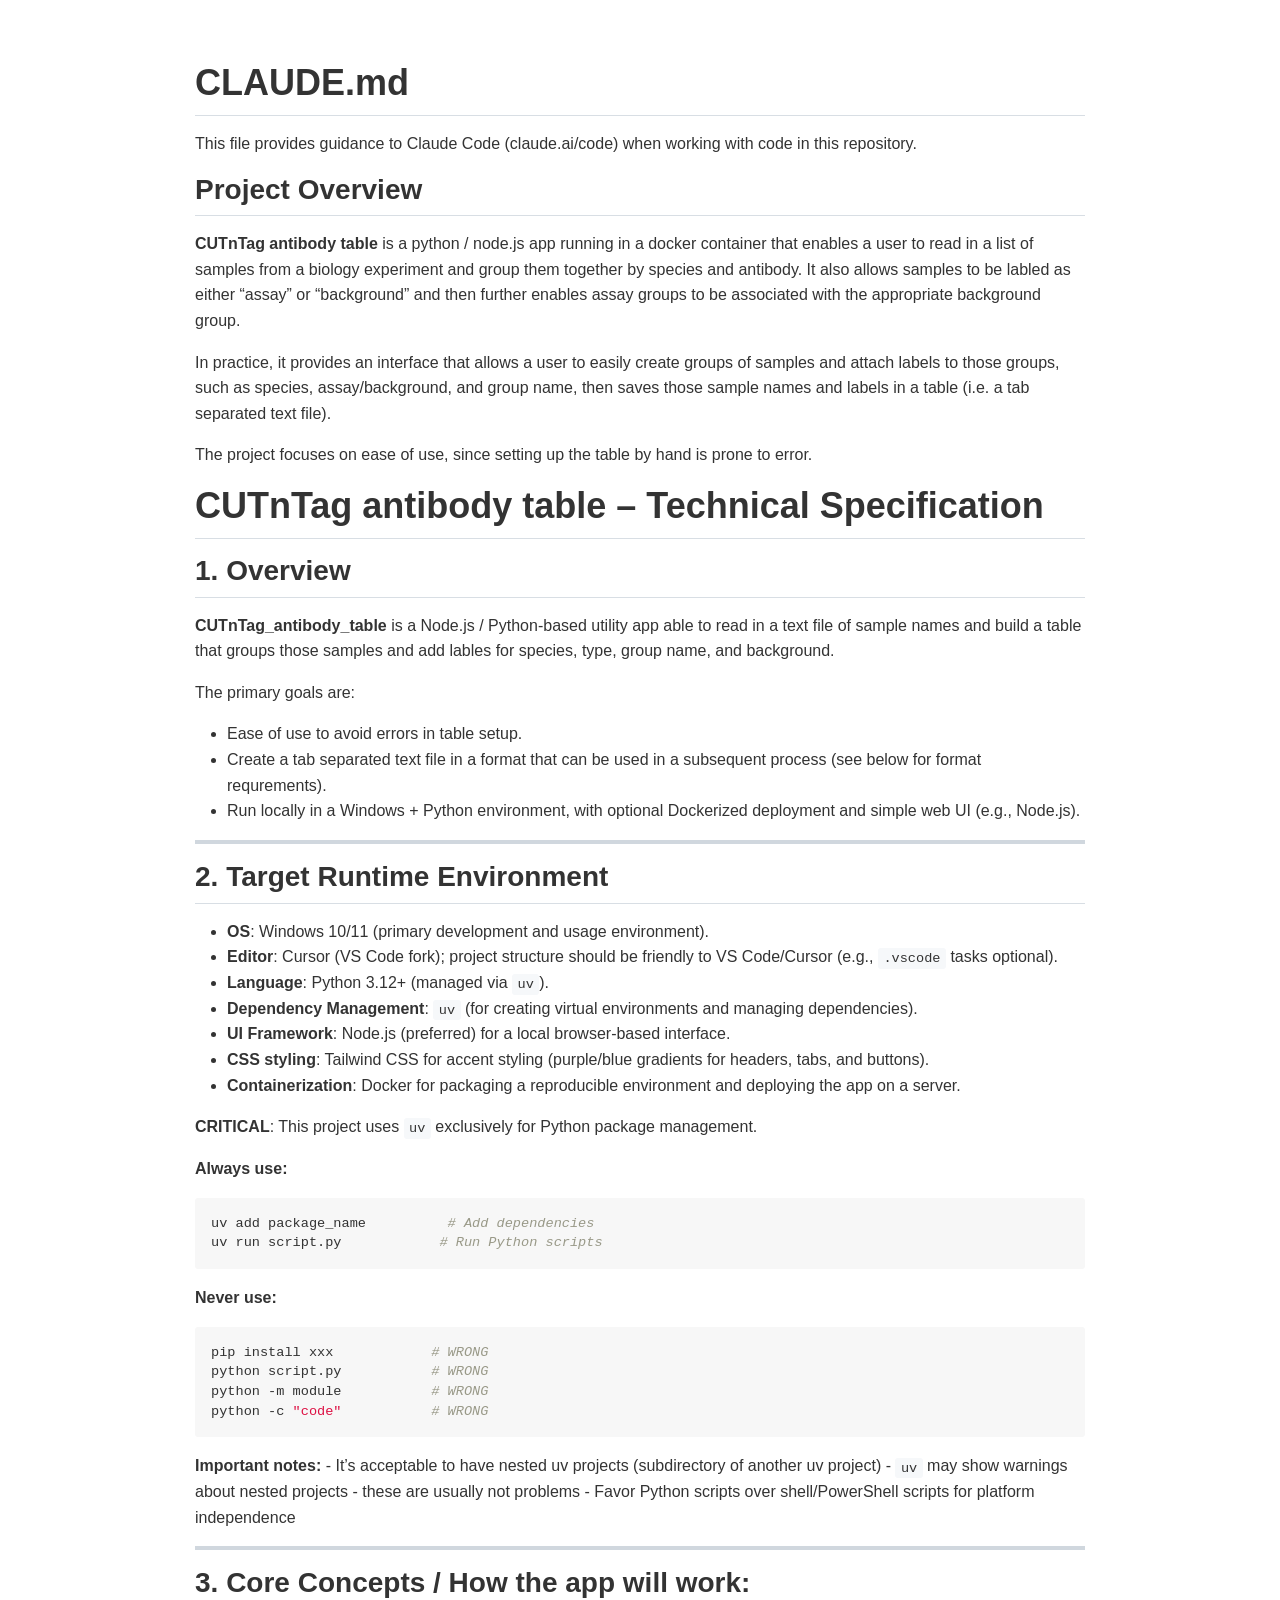
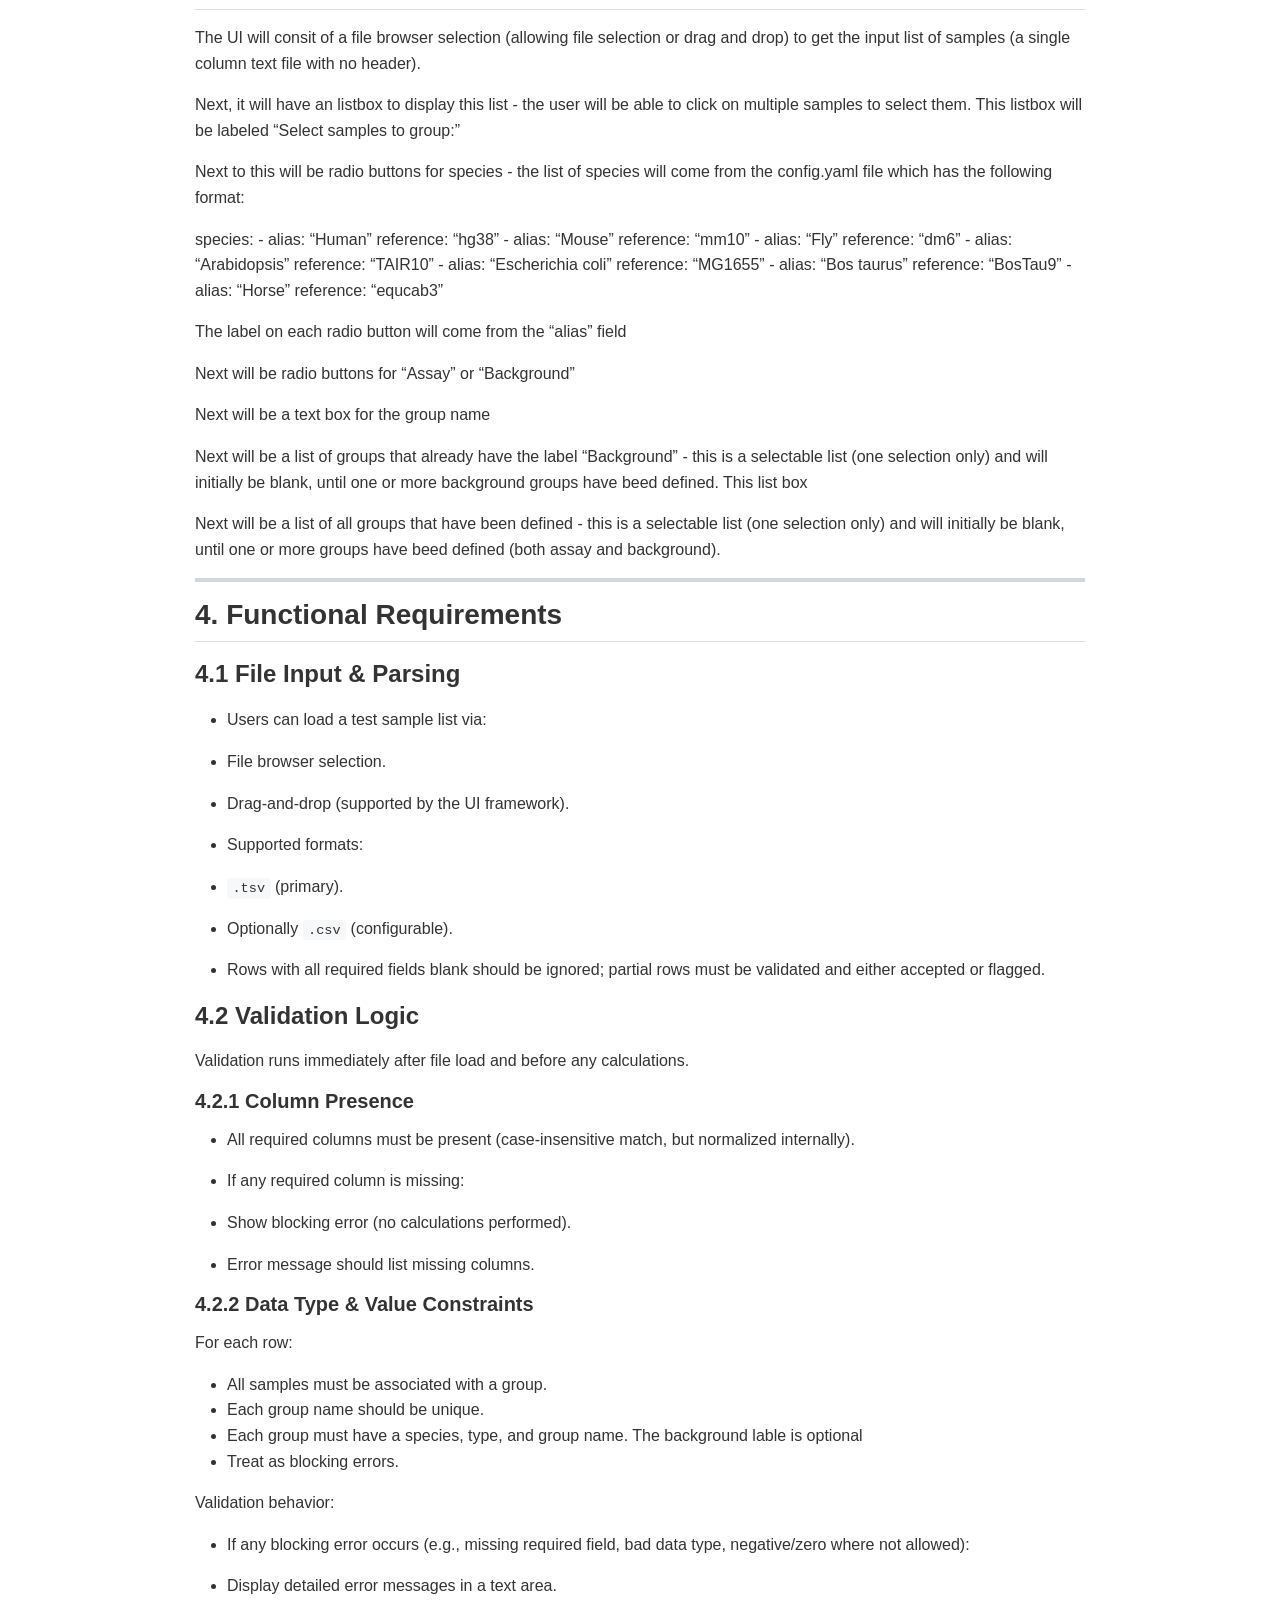
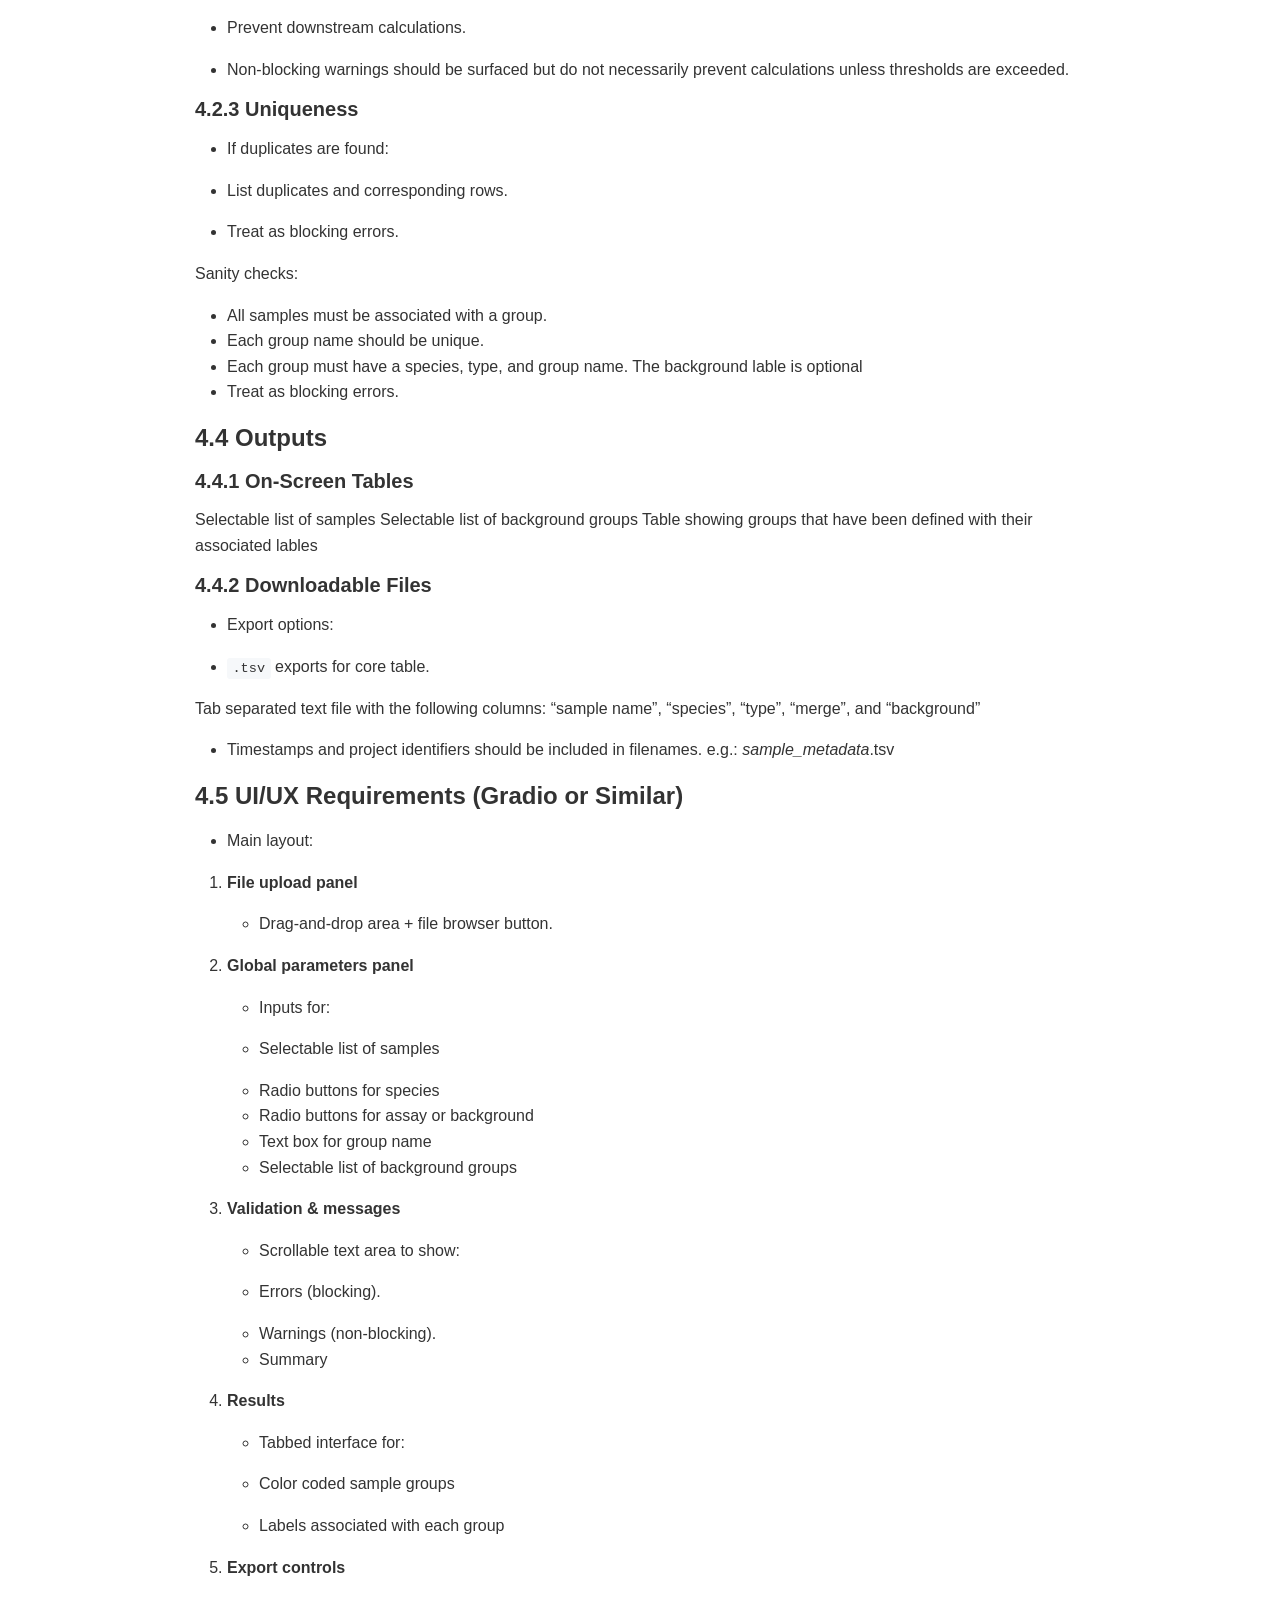
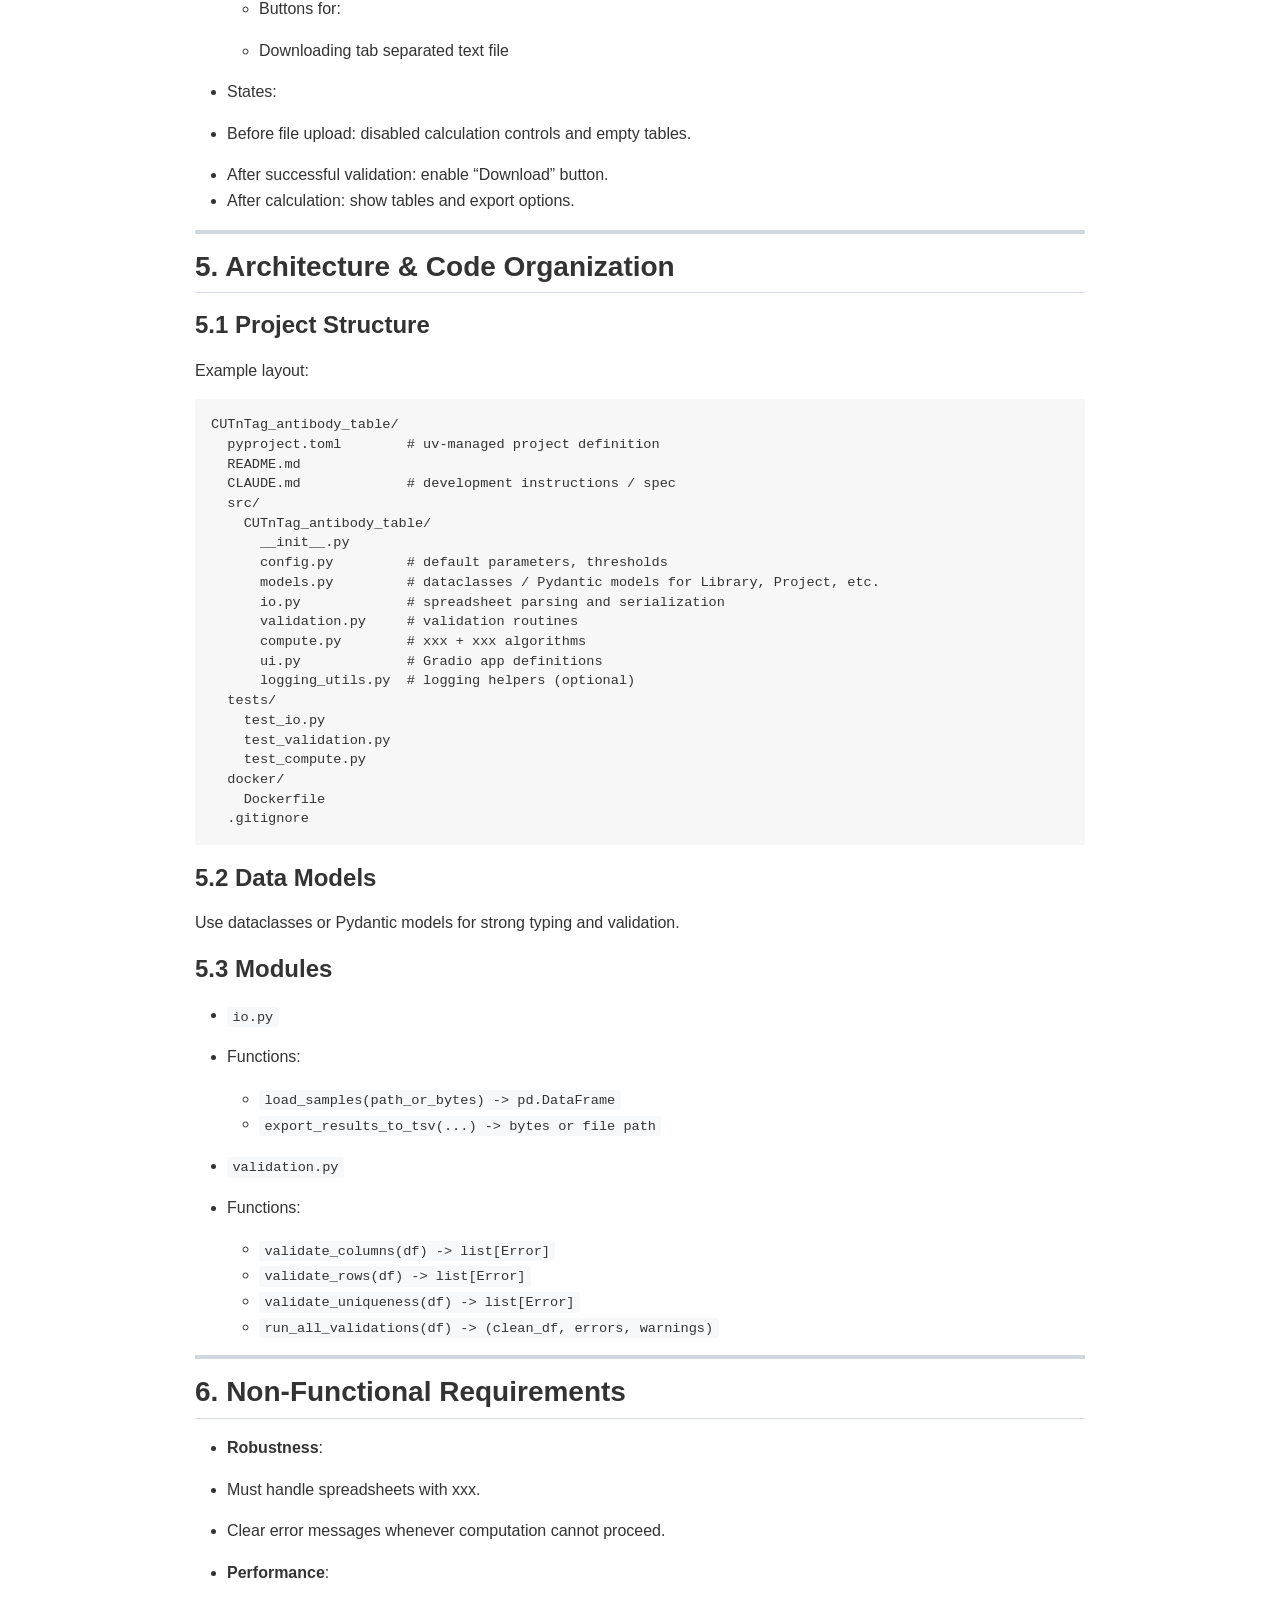
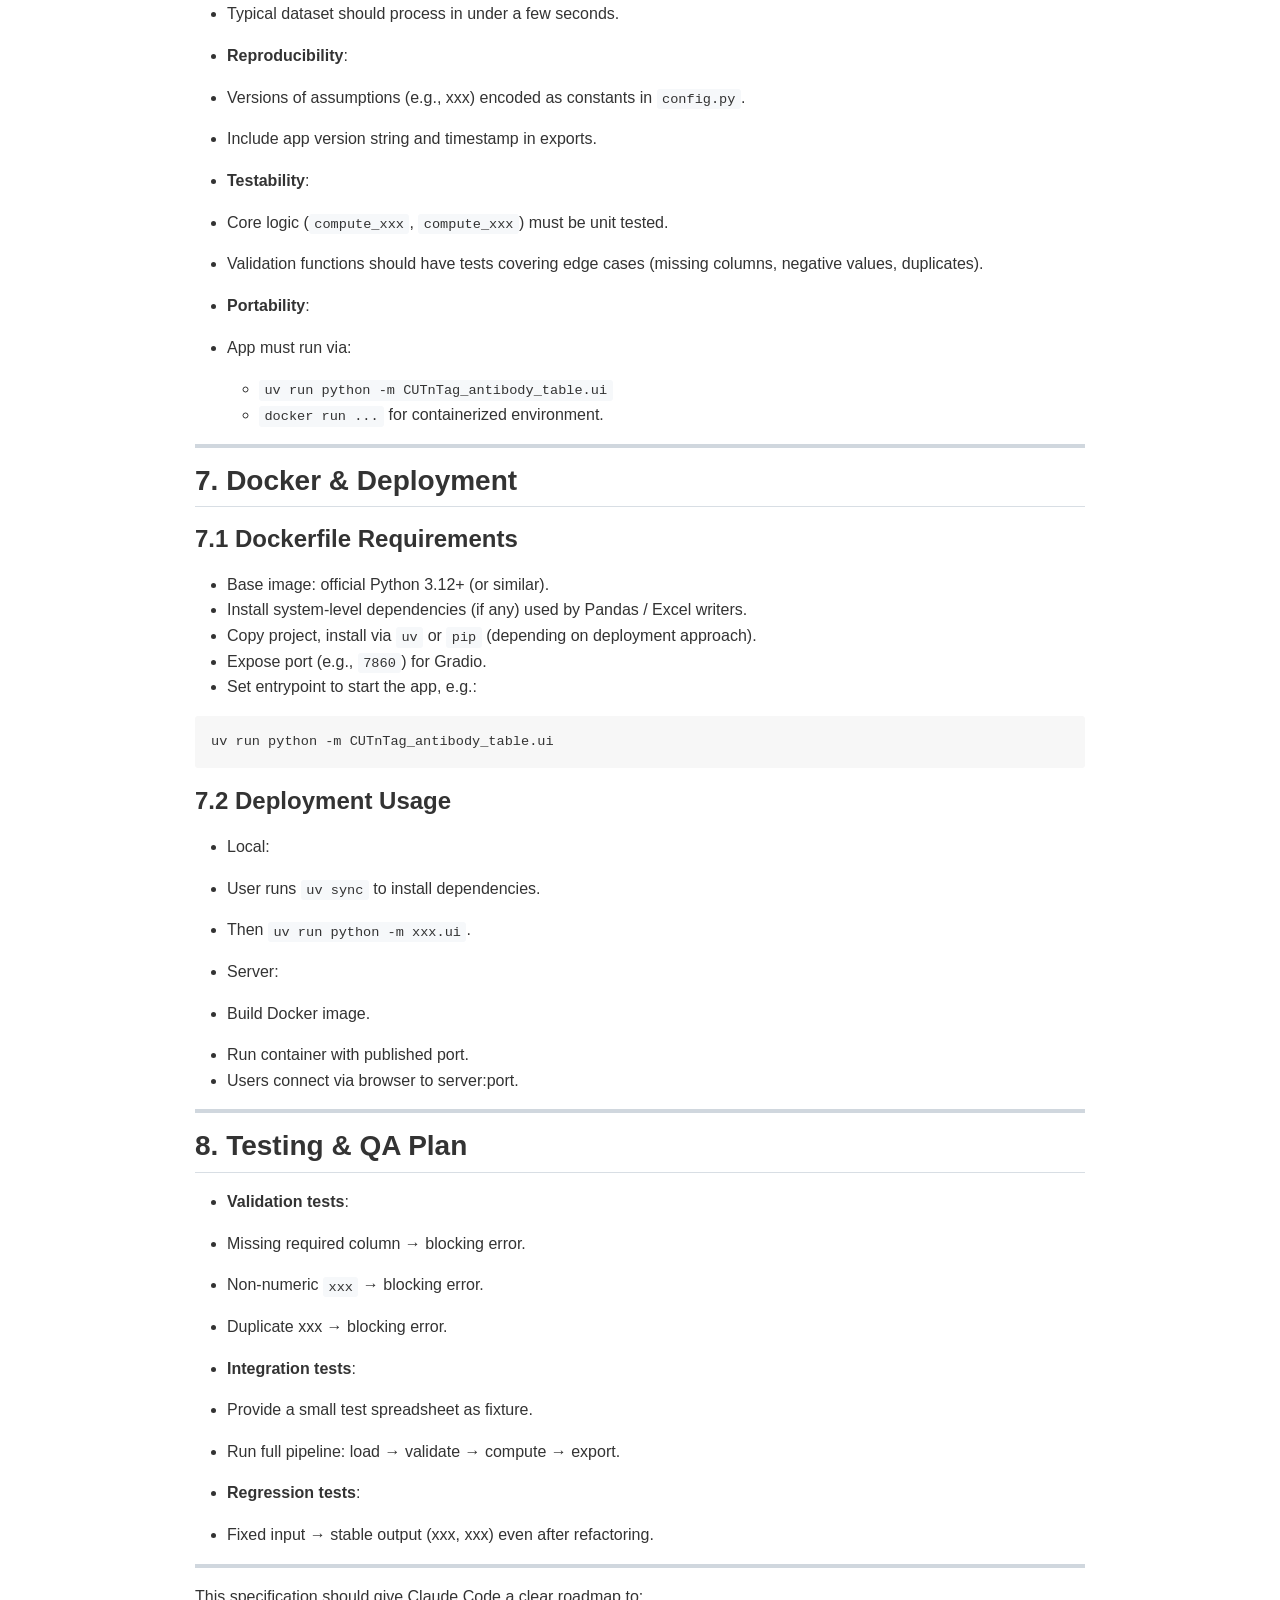
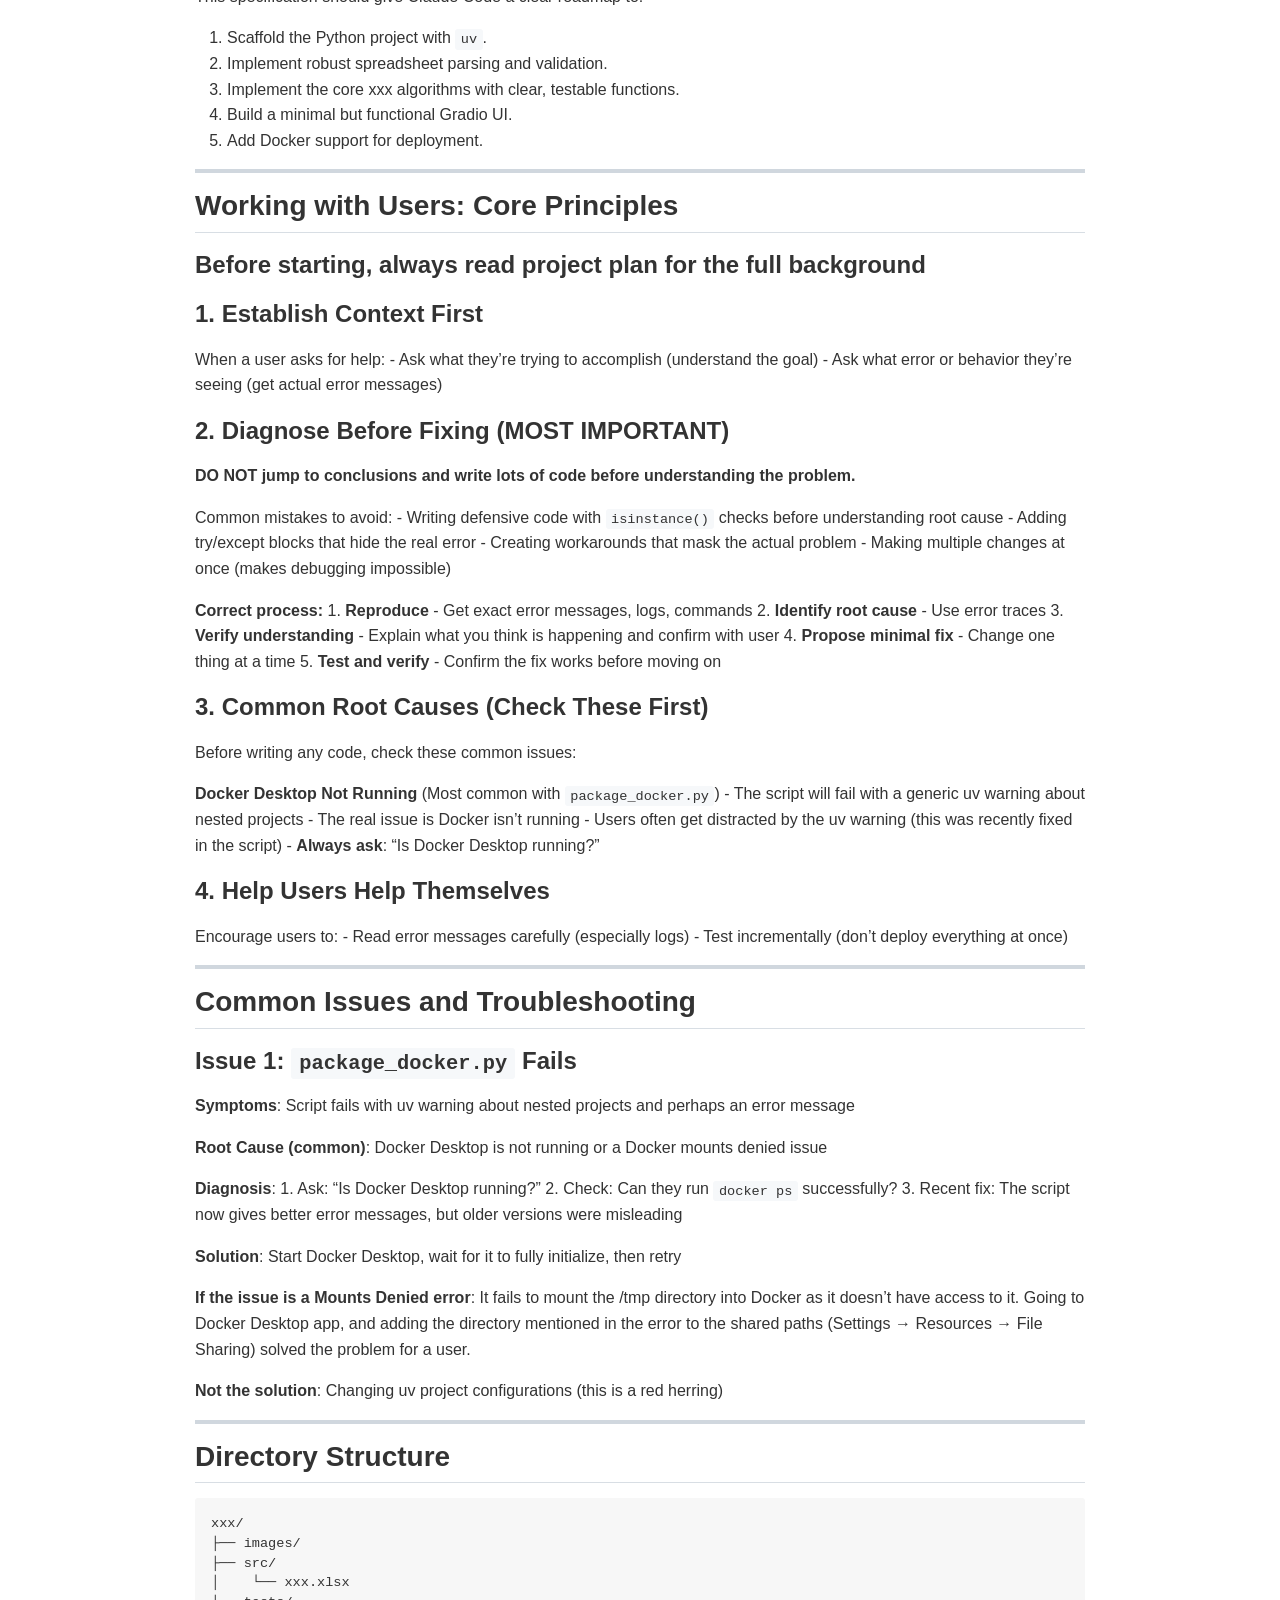
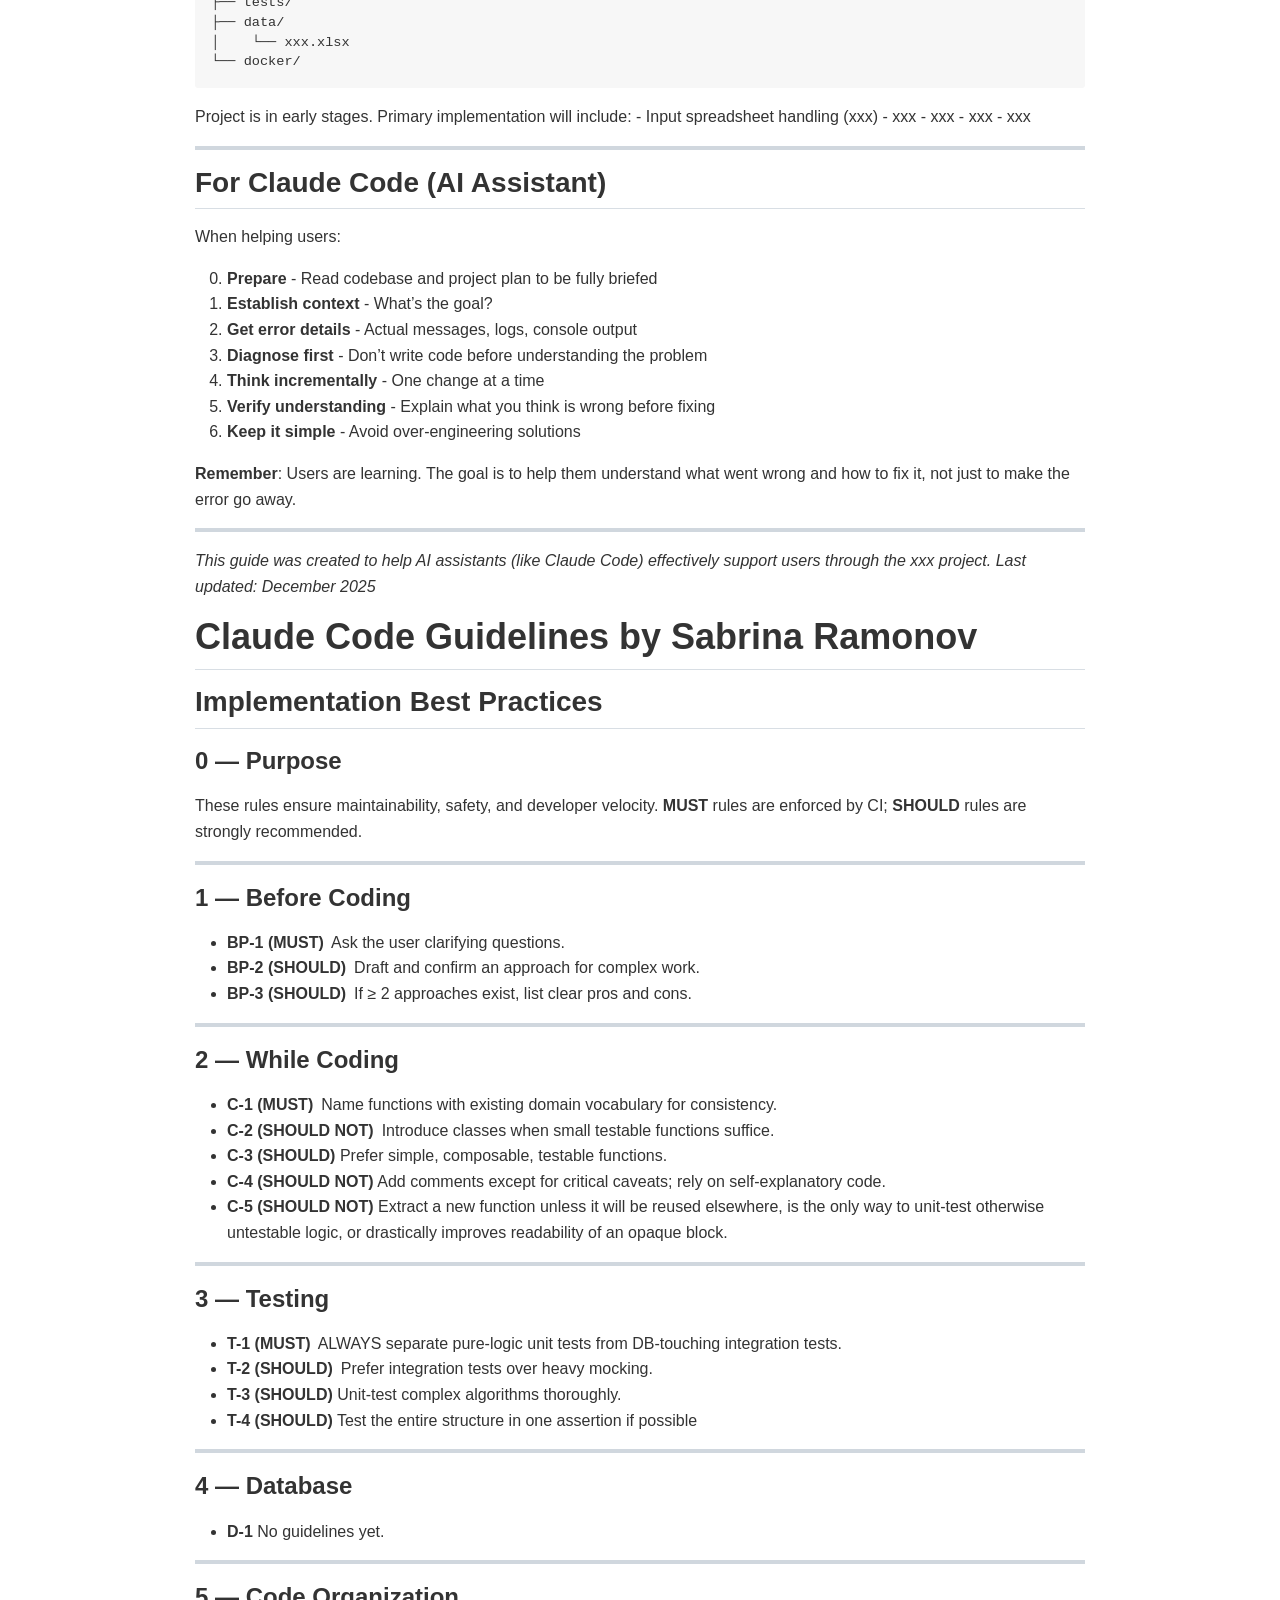
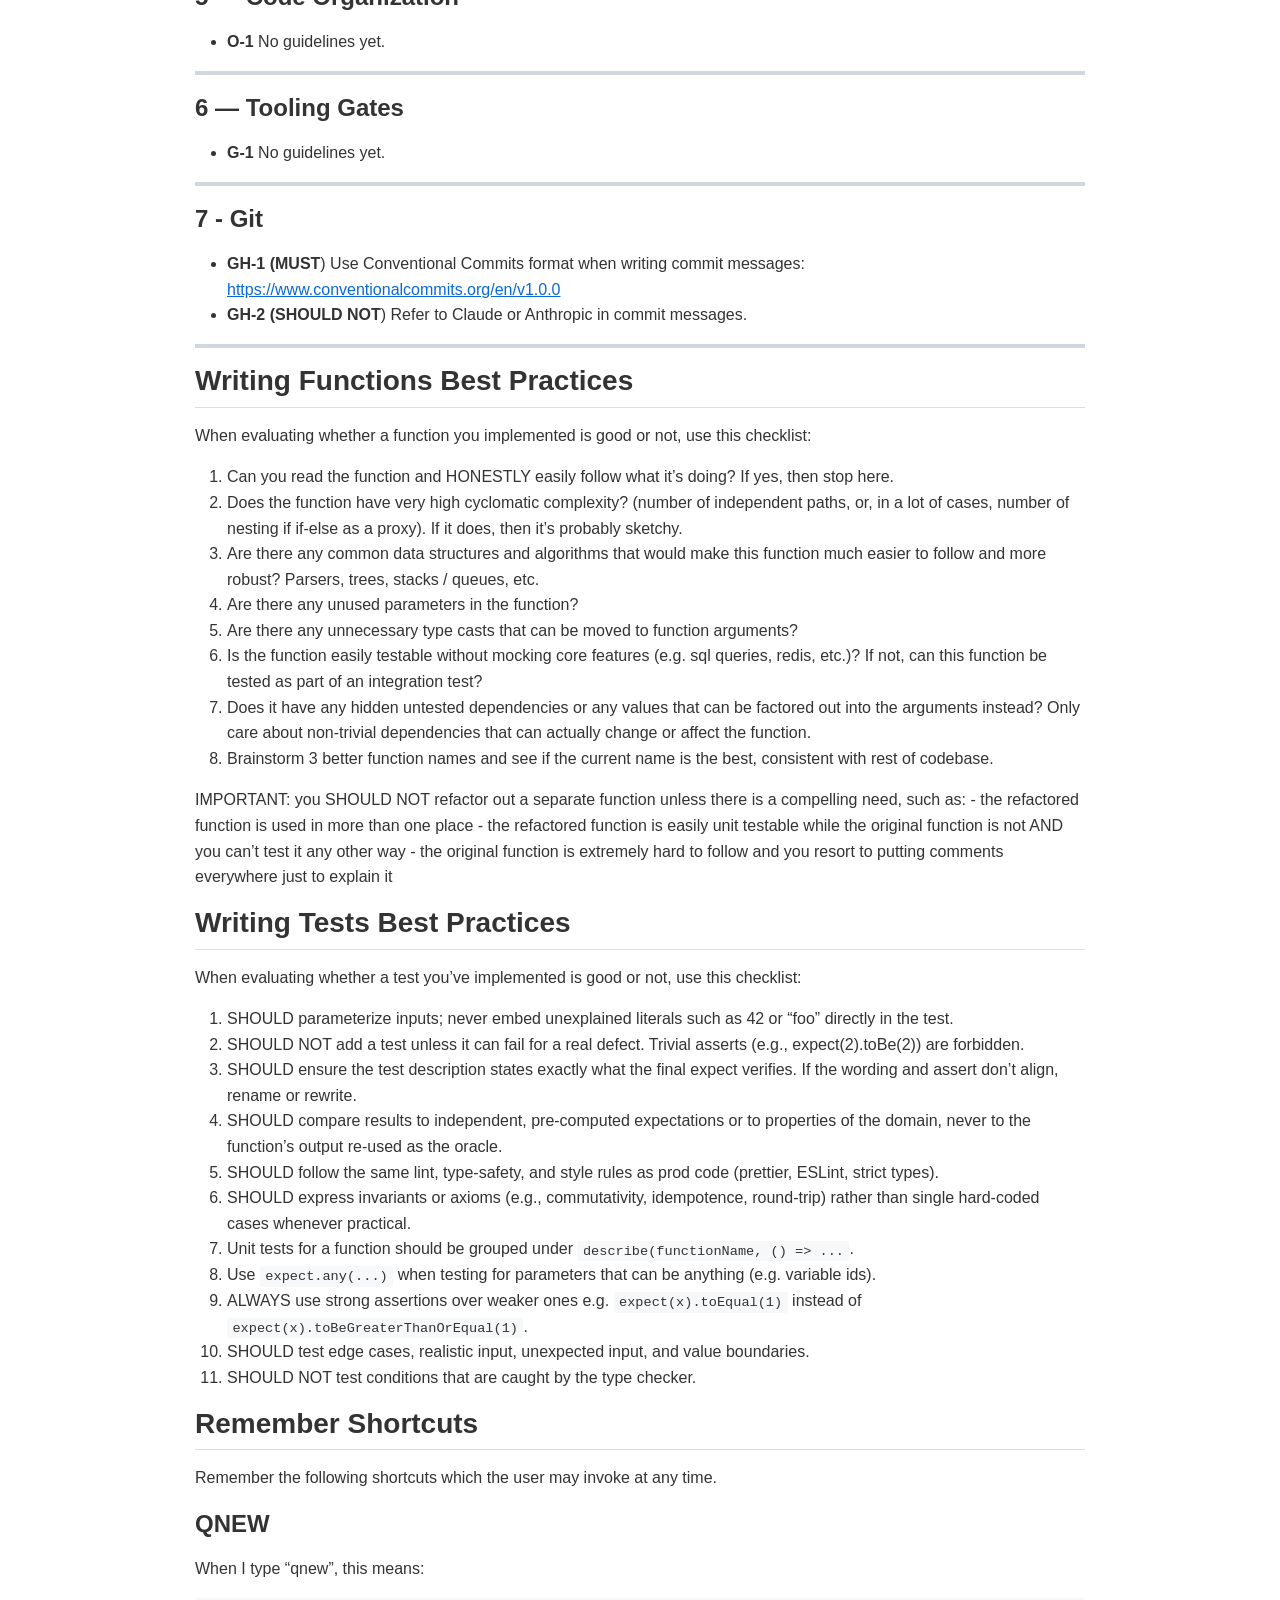
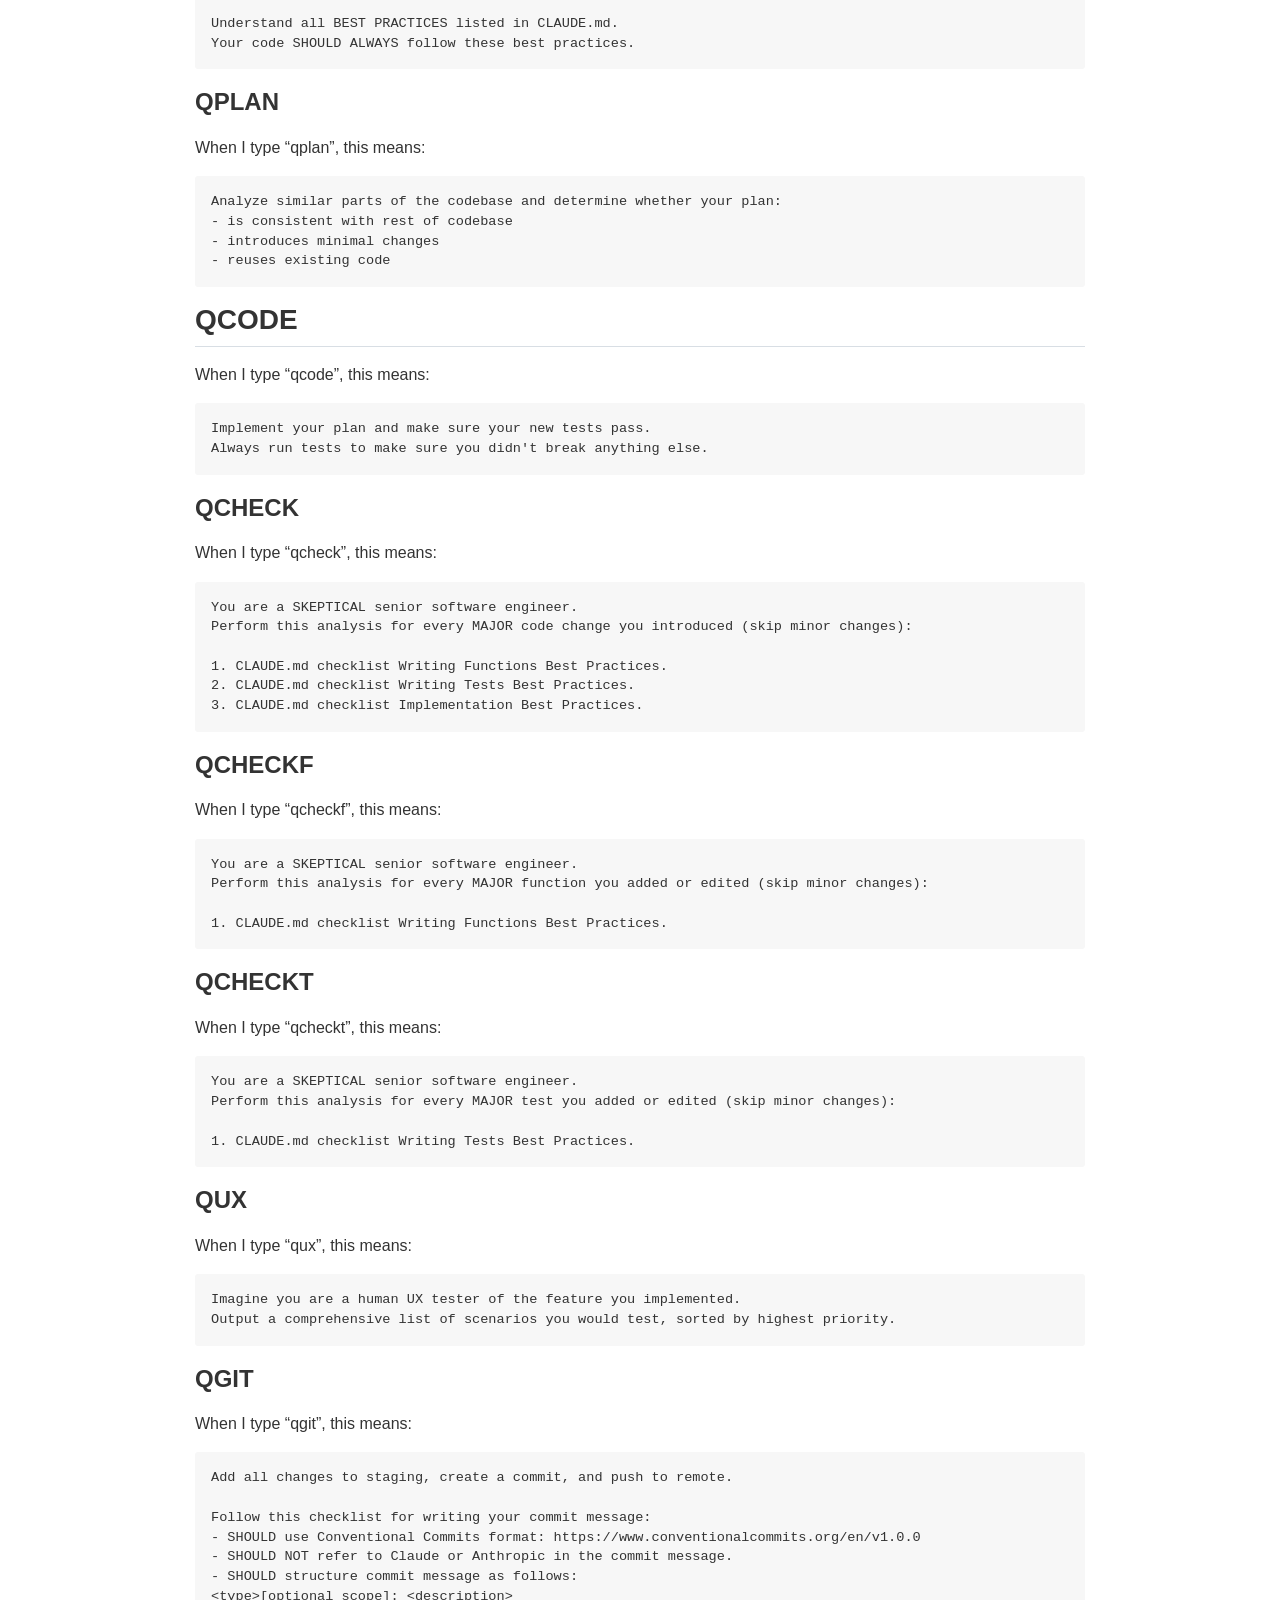
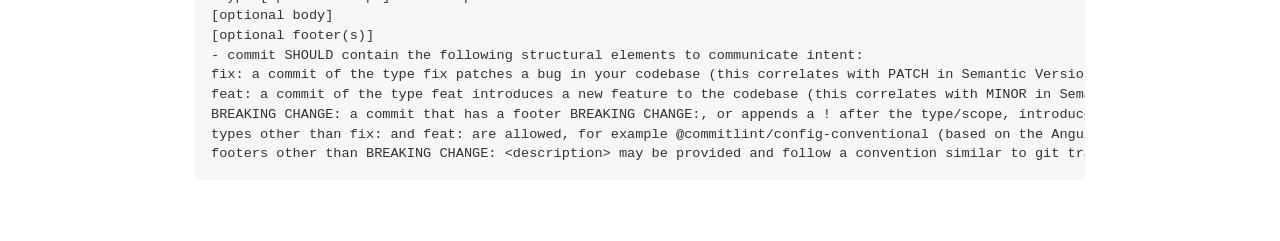
<file: CLAUDE.html>
<!DOCTYPE html><html><head><meta charset="utf-8"><meta name="viewport" content="width=device-width, initial-scale=1"><style>@font-face { 
  font-family: "fontawesome-mini";
  src: url([data-uri]);
}

[data-theme="dark"] {
  color-scheme: dark;
}

[data-theme="light"] {
  color-scheme: light;
}

@media (prefers-color-scheme: dark) {
  [data-theme="auto"],
  [data-theme="dark"]
   {
    --color-bg: #0d1117;
    --color-bg-subtle: #161b22;
    --color-fg:  #e6edf3;
    --color-link-fg: #2f81f7;
    --color-border: #30363d;
    --color-border-muted: #21262d;
    --color-fg-muted: #848d97;
    --color-note-fg: #2f81f7;
    --color-note-emphasis: #1f6feb;
    --color-tip-fg: #3fb950;
    --color-tip-emphasis: #238636;
    --color-warning-fg: #d29922;
    --color-warning-emphasis: #9e6a03;
    --color-attention-subtle: rgba(187,128,9,0.15);
    --color-caution-fg: #f85149;
    --color-caution-emphasis: #da3633;
    --color-important-fg: #a371f7;
    --color-important-emphasis: #8957e5;
    --color-neutral-muted: rgba(110,118,129,0.4);
    --color-progress-shadow:  #010101;
    --color-progress-shadow2: rgba(0, 0, 0, .5);
    --color-progress-bg: #363c43;
  }
}

@media (prefers-color-scheme: light) {
  [data-theme="auto"],
  [data-theme="light"] {
    --color-bg:  #ffffff;
    --color-bg-subtle: #f6f8fa;
    --color-fg:  #333333;
    --color-link-fg: #0969da;
    --color-border: #d0d7de;
    --color-border-muted: #d8dee4;
    --color-fg-muted: #656d76;
    --color-note-fg: #0969da;
    --color-note-emphasis: #0969da;
    --color-tip-fg: #1a7f37;
    --color-tip-emphasis: #1f883d;
    --color-warning-fg: #9a6700;
    --color-warning-emphasis: #9a6700;
    --color-attention-subtle: #fff8c5;
    --color-caution-fg: #d1242f;
    --color-caution-emphasis: #cf222e;
    --color-important-fg: #8250df;
    --color-important-emphasis: #8250df;
    --color-neutral-muted: rgba(175,184,193,0.2);
    --color-progress-shadow:  #fefefe;
    --color-progress-shadow2: rgba(0, 0, 0, .1);
    --color-progress-bg:  #efefef;
  }
}

body {
  max-width: 980px;
  margin: 16px auto;
  background-color: var(--color-bg);
}

body .markdown-body
{
  padding: 45px;
}

.markdown-body {
  font-family: sans-serif;
  -ms-text-size-adjust: 100%;
  -webkit-text-size-adjust: 100%;
  color: var(--color-fg);
  overflow: hidden;
  font-family: "Helvetica Neue", Helvetica, "Segoe UI", Arial, freesans, sans-serif;
  font-size: 16px;
  line-height: 1.6;
  word-wrap: break-word;
}

.markdown-body a {
  background: transparent;
}

.markdown-body a:active,
.markdown-body a:hover {
  outline: 0;
}

.markdown-body b,
.markdown-body strong {
  font-weight: bold;
}

.markdown-body mark {
  background: #ff0;
  color: #000;
  font-style: italic;
  font-weight: bold;
}

.markdown-body sub,
.markdown-body sup {
  font-size: 75%;
  line-height: 0;
  position: relative;
  vertical-align: baseline;
}
.markdown-body sup {
  top: -0.5em;
}
.markdown-body sub {
  bottom: -0.25em;
}

.markdown-body h1 {
  font-size: 2em;
  margin: 0.67em 0;
}

.markdown-body img {
  border: 0;
}

.markdown-body hr {
  -moz-box-sizing: content-box;
  box-sizing: content-box;
  height: 0;
}

.markdown-body pre {
  overflow: auto;
}

.markdown-body code,
.markdown-body kbd,
.markdown-body pre,
.markdown-body samp {
  font-family: monospace, monospace;
  font-size: 1em;
}

.markdown-body input {
  color: inherit;
  font: inherit;
  margin: 0;
}

.markdown-body html input[disabled] {
  cursor: default;
}

.markdown-body input {
  line-height: normal;
}

.markdown-body input[type="checkbox"] {
  box-sizing: border-box;
  padding: 0;
}

.markdown-body table {
  border-collapse: collapse;
  border-spacing: 0;
}

.markdown-body td,
.markdown-body th {
  padding: 0;
}

.markdown-body .codehilitetable,
.markdown-body .highlighttable {
  border: 0;
  border-spacing: 0;
}

.markdown-body .codehilitetable tr,
.markdown-body .highlighttable {
  border: 0;
}

.markdown-body .codehilitetable pre,
.markdown-body .codehilitetable div.codehilite,
.markdown-body .highlighttable pre,
.markdown-body .highlighttable div.highlight {
  margin: 0;
}

.markdown-body .linenos,
.markdown-body .code,
.markdown-body .codehilitetable td,
.markdown-body .highlighttable td {
  border: 0;
  padding: 0;
}

.markdown-body td:not(.linenos) .linenodiv {
  padding: 0 !important;
}

.markdown-body .code {
  width: 100%;
}

.markdown-body .linenos div pre,
.markdown-body .linenodiv pre,
.markdown-body .linenodiv {
  border: 0;
  -webkit-border-radius: 0;
  -moz-border-radius: 0;
  border-radius: 0;
  -webkit-border-top-left-radius: 3px;
  -webkit-border-bottom-left-radius: 3px;
  -moz-border-radius-topleft: 3px;
  -moz-border-radius-bottomleft: 3px;
  border-top-left-radius: 3px;
  border-bottom-left-radius: 3px;
}

.markdown-body .code div pre,
.markdown-body .code div {
  border: 0;
  -webkit-border-radius: 0;
  -moz-border-radius: 0;
  border-radius: 0;
  -webkit-border-top-right-radius: 3px;
  -webkit-border-bottom-right-radius: 3px;
  -moz-border-radius-topright: 3px;
  -moz-border-radius-bottomright: 3px;
  border-top-right-radius: 3px;
  border-bottom-right-radius: 3px;
}

.markdown-body * {
  -moz-box-sizing: border-box;
  box-sizing: border-box;
}

.markdown-body input {
  font: 13px Helvetica, arial, freesans, clean, sans-serif, "Segoe UI Emoji", "Segoe UI Symbol";
  line-height: 1.4;
}

.markdown-body a {
  color: var(--color-link-fg);
}

.markdown-body hr {
  height: 0;
  margin: 15px 0;
  overflow: hidden;
  background: transparent;
  border: 0;
  border-bottom: 1px solid var(--color-border);
}

.markdown-body hr::before,
.markdown-body hr::after {
  display: table;
  content: " ";
}

.markdown-body hr::after {
  clear: both;
}

.markdown-body h1,
.markdown-body h2,
.markdown-body h3,
.markdown-body h4,
.markdown-body h5,
.markdown-body h6 {
  margin-top: 15px;
  margin-bottom: 15px;
  line-height: 1.1;
}

.markdown-body h1 {
  font-size: 30px;
}

.markdown-body h2 {
  font-size: 21px;
}

.markdown-body h3 {
  font-size: 16px;
}

.markdown-body h4 {
  font-size: 14px;
}

.markdown-body h5 {
  font-size: 12px;
}

.markdown-body h6 {
  font-size: 11px;
}

.markdown-body blockquote {
  margin: 0;
}

.markdown-body ul,
.markdown-body ol {
  padding: 0;
  margin-top: 0;
  margin-bottom: 0;
}

.markdown-body ol ol,
.markdown-body ul ol {
  list-style-type: lower-roman;
}

.markdown-body ul ul ol,
.markdown-body ul ol ol,
.markdown-body ol ul ol,
.markdown-body ol ol ol {
  list-style-type: lower-alpha;
}

.markdown-body dd {
  margin-left: 0;
}

.markdown-body code,
.markdown-body pre,
.markdown-body samp {
  font-family: Consolas, "Liberation Mono", Menlo, Courier, monospace;
  font-size: 12px;
}

.markdown-body pre {
  margin-top: 0;
  margin-bottom: 0;
}

.markdown-body kbd {
  display: inline-block;
  padding: 3px 5px;
  color: var(--color-fg-default);
  vertical-align: middle;
  background-color: var(--color-bg-subtle);
  border: solid 1px var(--color-neutral-muted);
  border-bottom-color: var(--color-neutral-muted);
  border-radius: 6px;
  box-shadow: inset 0 -1px 0 var(--color-neutral-muted);
  font: 11px Consolas, "Liberation Mono", Menlo, Courier, monospace;
}

.markdown-body>*:first-child {
  margin-top: 0 !important;
}

.markdown-body>*:last-child {
  margin-bottom: 0 !important;
}

.markdown-body .headerlink {
  font: normal normal 16px fontawesome-mini;
  vertical-align: middle;
  margin-left: -20px;
  float: left;
  display: inline-block;
  text-decoration: none;
  opacity: 0;
  color: var(--color-fg);
}

.markdown-body .headerlink:focus {
  outline: none;
}

.markdown-body h1 .headerlink {
  margin-top: 0.8rem;
}

.markdown-body h2 .headerlink,
.markdown-body h3 .headerlink {
  margin-top: 0.6rem;
}

.markdown-body h4 .headerlink {
  margin-top: 0.2rem;
}

.markdown-body h5 .headerlink,
.markdown-body h6 .headerlink {
  margin-top: 0;
}

.markdown-body .headerlink:hover,
.markdown-body h1:hover .headerlink,
.markdown-body h2:hover .headerlink,
.markdown-body h3:hover .headerlink,
.markdown-body h4:hover .headerlink,
.markdown-body h5:hover .headerlink,
.markdown-body h6:hover .headerlink {
  opacity: 1;
  text-decoration: none;
}

.markdown-body h1 {
  padding-bottom: 0.3em;
  font-size: 2.25em;
  line-height: 1.2;
  border-bottom: 1px solid var(--color-border-muted);
}

.markdown-body h2 {
  padding-bottom: 0.3em;
  font-size: 1.75em;
  line-height: 1.225;
  border-bottom: 1px solid var(--color-border-muted);
}

.markdown-body h3 {
  font-size: 1.5em;
  line-height: 1.43;
}

.markdown-body h4 {
  font-size: 1.25em;
}

.markdown-body h5 {
  font-size: 1em;
}

.markdown-body h6 {
  font-size: 1em;
  color: var(--color-fg-muted);
}

.markdown-body p,
.markdown-body blockquote,
.markdown-body ul,
.markdown-body ol,
.markdown-body dl,
.markdown-body table,
.markdown-body pre,
.markdown-body .admonition,
.markdown-body details {
  margin-top: 0;
  margin-bottom: 16px;
}

.markdown-body hr {
  height: 4px;
  padding: 0;
  margin: 16px 0;
  background-color: var(--color-border);
  border: 0 none;
}

.markdown-body ul,
.markdown-body ol {
  padding-left: 2em;
}

.markdown-body ul ul,
.markdown-body ul ol,
.markdown-body ol ol,
.markdown-body ol ul {
  margin-top: 0;
  margin-bottom: 0;
}

.markdown-body li>p {
  margin-top: 16px;
}

.markdown-body dl {
  padding: 0;
}

.markdown-body dl dt {
  padding: 0;
  margin-top: 16px;
  font-size: 1em;
  font-style: italic;
  font-weight: bold;
}

.markdown-body dl dd {
  padding: 0 16px;
  margin-bottom: 16px;
}

.markdown-body blockquote {
  padding: 0 15px;
  color: var(--color-fg-muted);
  border-left: 4px solid var(--color-border);
}

.markdown-body blockquote>:first-child {
  margin-top: 0;
}

.markdown-body blockquote>:last-child {
  margin-bottom: 0;
}

.markdown-body table {
  display: block;
  width: 100%;
  overflow: auto;
  word-break: normal;
  word-break: keep-all;
}

.markdown-body table th {
  font-weight: bold;
}

.markdown-body table th,
.markdown-body table td {
  padding: 6px 13px;
  border: 1px solid var(--color-border-muted);
}

.markdown-body table tr {
  border-top: 1px solid var(--color-border-muted);
}

.markdown-body table tr:nth-child(2n) {
  background-color: var(--color-bg-subtle);
}

.markdown-body img {
  max-width: 100%;
  -moz-box-sizing: border-box;
  box-sizing: border-box;
}

.markdown-body code,
.markdown-body samp {
  padding: 0;
  padding-top: 0.2em;
  padding-bottom: 0.2em;
  margin: 0;
  font-size: 85%;
  border-radius: 3px;
}

.markdown-body :not(pre) > code:not(.highlight):not(.codehilite), .markdown-body samp {
  background-color: var(--color-bg-subtle);
}

.markdown-body code::before,
.markdown-body code::after {
  letter-spacing: -0.2em;
  content: "\00a0";
}

.markdown-body pre>code {
  padding: 0;
  margin: 0;
  font-size: 100%;
  word-break: normal;
  white-space: pre;
  background: transparent;
  border: 0;
}

.markdown-body .codehilite,
.markdown-body .highlight {
  margin-bottom: 16px;
}

.markdown-body .codehilite pre,
.markdown-body .highlight pre,
.markdown-body pre {
  padding: 16px;
  overflow: auto;
  font-size: 85%;
  line-height: 1.45;
}

.markdown-body .codehilite,
.markdown-body .highlight,
.markdown-body pre {
  border-radius: 3px;
}

.markdown-body :not(.highlight) > pre {
  background-color: var(--color-bg-subtle);
}

.markdown-body .codehilite pre,
.markdown-body .highlight pre {
  margin-bottom: 0;
  word-break: normal;
}

.markdown-body pre {
  word-wrap: normal;
}

.markdown-body pre code {
  display: inline;
  max-width: initial;
  padding: 0;
  margin: 0;
  overflow: initial;
  line-height: inherit;
  word-wrap: normal;
  background-color: transparent;
  border: 0;
}

.markdown-body pre code::before,
.markdown-body pre code::after {
  content: normal;
}

/* Admonition */
.markdown-body .admonition,
.markdown-body details[class] {
  position: relative;
  border-left: 4px solid var(--color-fg);
  padding: 10px 10px 10px 10px;
}

.markdown-body details[class] > summary {
  list-style: none;
}

.markdown-body .admonition p {
  padding: 0;
}

.markdown-body .admonition > .admonition-title,
.markdown-body details[class] > summary {
  position: relative;
  font-weight: bold;
  margin: 0;
  padding-left: 20px;
}

.markdown-body .admonition-title::before,
.markdown-body details[class]> summary::before {
  font: normal normal 16px fontawesome-mini;
  -moz-osx-font-smoothing: grayscale;
  -webkit-user-select: none;
  -moz-user-select: none;
  -ms-user-select: none;
  user-select: none;
  line-height: 1.5;
  color: var(--color-fg);
  position: absolute;
  left: 0;
  top: 0;
}

.markdown-body details[class]> summary::after {
  font: normal normal 16px fontawesome-mini;
  -moz-osx-font-smoothing: grayscale;
  -webkit-user-select: none;
  -moz-user-select: none;
  -ms-user-select: none;
  user-select: none;
  line-height: 1.5;
  color: var(--color-fg);
  position: absolute;
  right: 0;
  top: 0;
}

.markdown-body details[class] > summary::after {
  content:  "\e803";
}

.markdown-body details[class][open] > summary::after {
  content:  "\e802";
}

.markdown-body details[class] > summary::after {
  color: var(--color-fg);
}

.markdown-body details.question > summary::after,
.markdown-body details.important > summary::after,
.markdown-body details.attention > summary::after {
  color: var(--color-important-emphasis);
}

.markdown-body details.warning > summary::after {
  color: var(--color-warning-emphasis);
}

.markdown-body details.tip > summary::after,
.markdown-body details.hint > summary::after {
  color: var(--color-tip-emphasis);
}

.markdown-body details.caution > summary::after,
.markdown-body details.danger > summary::after {
  color: var(--color-caution-emphasis);
}

.markdown-body details.note > summary::after {
  color: var(--color-note-emphasis);
}

.markdown-body .admonition-title::before,
.markdown-body details[class] summary::before {
  content: "\e800\00a0";
  color: var(--color-fg);
}

.markdown-body .important > :is(.admonition-title, summary)::before,
.markdown-body .attention > :is(.admonition-title, summary)::before {
  content: "\f0f3\00a0";
  color: var(--color-important-emphasis);
}

.markdown-body .question > :is(.admonition-title, summary)::before {
  content: "\e804\00a0";
  color: var(--color-important-emphasis);
}

.markdown-body .warning > :is(.admonition-title, summary)::before {
  content: "\e801\00a0";
  color: var(--color-warning-emphasis);
}

.markdown-body .tip > :is(.admonition-title, summary)::before,
.markdown-body .hint > :is(.admonition-title, summary)::before {
  content: "\f0eb\00a0";
  color: var(--color-tip-emphasis);
}

.markdown-body .caution > :is(.admonition-title, summary)::before,
.markdown-body .danger > :is(.admonition-title, summary)::before {
  content: "\e807\00a0";
  color: var(--color-caution-emphasis);
}

.markdown-body .note > :is(.admonition-title, summary)::before {
  content: "\e800\00a0";
  color: var(--color-note-emphasis);
}

.markdown-body .admonition > :is(.admonition-title, summary)::after,
.markdown-body details::after {
  content: normal;
}

.markdown-body .question:is(.admonition, details[class]),
.markdown-body .important:is(.admonition, details[class]),
.markdown-body .attention:is(.admonition, details[class]) {
  border-left-color: var(--color-important-emphasis);
}

.markdown-body .warning:is(.admonition, details[class]) {
  border-left-color: var(--color-warning-emphasis);
}

.markdown-body .tip:is(.admonition, details[class]),
.markdown-body .hint:is(.admonition, details[class]) {
  border-left-color: var(--color-tip-emphasis);
}

.markdown-body .caution:is(.admonition, details[class]),
.markdown-body .danger:is(.admonition, details[class]) {
  border-left-color: var(--color-caution-emphasis);
}

.markdown-body .note:is(.admonition, details[class]) {
  border-left-color: var(--color-note-emphasis);
}

.markdown-body .admonition>*:first-child,
.markdown-body details[class]>*:first-child {
  margin-top: 0 !important;
}

.markdown-body .admonition>*:last-child,
.markdown-body details[class]>*:last-child {
  margin-bottom: 0 !important;
}

/* progress bar*/
.markdown-body .progress {
  display: block;
  width: 300px;
  margin: 10px 0;
  height: 24px;
  -webkit-border-radius: 3px;
  -moz-border-radius: 3px;
  border-radius: 3px;
  background-color: var(--color-progress-bg);
  position: relative;
  box-shadow: inset -1px 1px 3px var(--color-progress-shadow2);
}

.markdown-body .progress-label {
  position: absolute;
  text-align: center;
  font-weight: bold;
  width: 100%; margin: 0;
  line-height: 24px;
  color: var(--color-fg);
  text-shadow: 1px 1px 0 var(--color-progress-shadow), -1px -1px 0 var(--color-progress-shadow), -1px 1px 0 var(--color-progress-shadow),
               1px -1px 0 var(--color-progress-shadow), 0 1px 0 var(--color-progress-shadow), 0 -1px 0 var(--color-progress-shadow),
               1px 0 0 var(--color-progress-shadow), -1px 0 0 var(--color-progress-shadow), 1px 1px 2px #000;
  -webkit-font-smoothing: antialiased !important;
  white-space: nowrap;
  overflow: hidden;
}

.markdown-body .progress-bar {
  height: 24px;
  float: left;
  -webkit-border-radius: 3px;
  -moz-border-radius: 3px;
  border-radius: 3px;
  background-color: #96c6d7;
  box-shadow: inset 0 1px 0 rgba(255, 255, 255, .5), inset 0 -1px 0 rgba(0, 0, 0, .1);
  background-size: 30px 30px;
  background-image: -webkit-linear-gradient(
    135deg, rgba(255, 255, 255, .4) 27%,
    transparent 27%,
    transparent 52%, rgba(255, 255, 255, .4) 52%,
    rgba(255, 255, 255, .4) 77%,
    transparent 77%, transparent
  );
  background-image: -moz-linear-gradient(
    135deg,
    rgba(255, 255, 255, .4) 27%, transparent 27%,
    transparent 52%, rgba(255, 255, 255, .4) 52%,
    rgba(255, 255, 255, .4) 77%, transparent 77%,
    transparent
  );
  background-image: -ms-linear-gradient(
    135deg,
    rgba(255, 255, 255, .4) 27%, transparent 27%,
    transparent 52%, rgba(255, 255, 255, .4) 52%,
    rgba(255, 255, 255, .4) 77%, transparent 77%,
    transparent
  );
  background-image: -o-linear-gradient(
    135deg,
    rgba(255, 255, 255, .4) 27%, transparent 27%,
    transparent 52%, rgba(255, 255, 255, .4) 52%,
    rgba(255, 255, 255, .4) 77%, transparent 77%,
    transparent
  );
  background-image: linear-gradient(
    135deg,
    rgba(255, 255, 255, .4) 27%, transparent 27%,
    transparent 52%, rgba(255, 255, 255, .4) 52%,
    rgba(255, 255, 255, .4) 77%, transparent 77%,
    transparent
  );
}

.markdown-body .progress-100plus .progress-bar {
  background-color: #a6d796;
}

.markdown-body .progress-80plus .progress-bar {
  background-color: #c6d796;
}

.markdown-body .progress-60plus .progress-bar {
  background-color: #d7c896;
}

.markdown-body .progress-40plus .progress-bar {
  background-color: #d7a796;
}

.markdown-body .progress-20plus .progress-bar {
  background-color: #d796a6;
}

.markdown-body .progress-0plus .progress-bar {
  background-color: #c25f77;
}

.markdown-body .candystripe-animate .progress-bar{
  -webkit-animation: animate-stripes 3s linear infinite;
  -moz-animation: animate-stripes 3s linear infinite;
  animation: animate-stripes 3s linear infinite;
}

@-webkit-keyframes animate-stripes {
  0% {
    background-position: 0 0;
  }

  100% {
    background-position: 60px 0;
  }
}

@-moz-keyframes animate-stripes {
  0% {
    background-position: 0 0;
  }

  100% {
    background-position: 60px 0;
  }
}

@keyframes animate-stripes {
  0% {
    background-position: 0 0;
  }

  100% {
    background-position: 60px 0;
  }
}

.markdown-body .gloss .progress-bar {
  box-shadow:
    inset 0 4px 12px rgba(255, 255, 255, .7),
    inset 0 -12px 0 rgba(0, 0, 0, .05);
}

/* MultiMarkdown Critic Blocks */
.markdown-body .critic_mark {
  background: #ff0;
}

.markdown-body .critic_delete {
  color: var(--color-caution-emphasis);
  text-decoration: line-through;
}

.markdown-body .critic_insert {
  color: var(--color-tip-emphasis) ;
  text-decoration: underline;
}

.markdown-body .critic_comment {
  color: var(--color-fg-muted);
  font-style: italic;
}

.markdown-body .headeranchor {
  font: normal normal 16px fontawesome-mini;
  line-height: 1;
  display: inline-block;
  text-decoration: none;
  -webkit-font-smoothing: antialiased;
  -moz-osx-font-smoothing: grayscale;
  -webkit-user-select: none;
  -moz-user-select: none;
  -ms-user-select: none;
  user-select: none;
}

.markdown-body .task-list-item {
  list-style-type: none;
}

.markdown-body .task-list-item+.task-list-item {
  margin-top: 3px;
}

.markdown-body .task-list-item input {
  margin: 0 4px 0.25em -20px;
  vertical-align: middle;
}

.markdown-body diagram-div, .markdown-body div.uml-sequence-diagram, .markdown-body, div.uml-flowchart {
  overflow: auto;
}

.markdown-body diagram-div, .markdown-body div.uml-sequence-diagram, div.uml-flowchart {
  background-color: #ffffff;
}

/* Media */
@media only screen and (min-width: 480px) {
  .markdown-body {
    font-size:14px;
  }
}

@media only screen and (min-width: 768px) {
  .markdown-body {
    font-size:16px;
  }
}

@media print {
  .markdown-body * {
    background: transparent !important;
    color: black !important;
    filter:none !important;
    -ms-filter: none !important;
  }

  .markdown-body {
    font-size:12pt;
    max-width:100%;
    outline:none;
    border: 0;
  }

  .markdown-body .headeranchor-link {
    display: none;
  }

  .markdown-body a[href]::after {
    content: " (" attr(href) ")";
  }

  .markdown-body abbr[title]::after {
    content: " (" attr(title) ")";
  }

  .markdown-body .ir a::after,
  .markdown-body a[href^="javascript:"]::after,
  .markdown-body a[href^="#"]::after {
    content: "";
  }

  .markdown-body pre {
    white-space: pre;
    white-space: pre-wrap;
    word-wrap: break-word;
  }

  .markdown-body pre,
  .markdown-body blockquote {
    padding-right: 1em;
    page-break-inside: avoid;
  }

  .markdown-body .progress,
  .markdown-body .progress-bar {
    -moz-box-shadow: none;
    -webkit-box-shadow: none;
    box-shadow: none;
  }

  .markdown-body .progress {
    border: 1px solid #ddd;
  }

  .markdown-body .progress-bar {
    height: 22px;
    border-right: 1px solid #ddd;
  }

  .markdown-body tr,
  .markdown-body img {
    page-break-inside: avoid;
  }

  .markdown-body img {
    max-width: 100% !important;
  }

  .markdown-body p,
  .markdown-body h2,
  .markdown-body h3 {
    orphans: 3;
    widows: 3;
  }

  .markdown-body h2,
  .markdown-body h3 {
    page-break-after: avoid;
  }
}
</style><style>/* GitHub Dark from Pygments with lighter background */
@media (prefers-color-scheme: dark) {
  body,
  [data-theme="dark"] {
  	.highlight {background-color:#161b22; color:#F8F8F2;}
		.highlight .hll { background-color: #6e7681 }
		.highlight .c { color: #8B949E; font-style: italic }
		.highlight .err { color: #F85149 }
		.highlight .esc { color: #E6EDF3 }
		.highlight .g { color: #E6EDF3 }
		.highlight .k { color: #FF7B72 }
		.highlight .l { color: #A5D6FF }
		.highlight .n { color: #E6EDF3 }
		.highlight .o { color: #FF7B72; font-weight: bold }
		.highlight .x { color: #E6EDF3 }
		.highlight .p { color: #E6EDF3 }
		.highlight .ch { color: #8B949E; font-style: italic }
		.highlight .cm { color: #8B949E; font-style: italic }
		.highlight .cp { color: #8B949E; font-weight: bold; font-style: italic }
		.highlight .cpf { color: #8B949E; font-style: italic }
		.highlight .c1 { color: #8B949E; font-style: italic }
		.highlight .cs { color: #8B949E; font-weight: bold; font-style: italic }
		.highlight .gd { color: #FFA198; background-color: #490202 }
		.highlight .ge { color: #E6EDF3; font-style: italic }
		.highlight .ges { color: #E6EDF3; font-weight: bold; font-style: italic }
		.highlight .gr { color: #FFA198 }
		.highlight .gh { color: #79C0FF; font-weight: bold }
		.highlight .gi { color: #56D364; background-color: #0F5323 }
		.highlight .go { color: #8B949E }
		.highlight .gp { color: #8B949E }
		.highlight .gs { color: #E6EDF3; font-weight: bold }
		.highlight .gu { color: #79C0FF }
		.highlight .gt { color: #FF7B72 }
		.highlight .g-Underline { color: #E6EDF3; text-decoration: underline }
		.highlight .kc { color: #79C0FF }
		.highlight .kd { color: #FF7B72 }
		.highlight .kn { color: #FF7B72 }
		.highlight .kp { color: #79C0FF }
		.highlight .kr { color: #FF7B72 }
		.highlight .kt { color: #FF7B72 }
		.highlight .ld { color: #79C0FF }
		.highlight .m { color: #A5D6FF }
		.highlight .s { color: #A5D6FF }
		.highlight .na { color: #E6EDF3 }
		.highlight .nb { color: #E6EDF3 }
		.highlight .nc { color: #F0883E; font-weight: bold }
		.highlight .no { color: #79C0FF; font-weight: bold }
		.highlight .nd { color: #D2A8FF; font-weight: bold }
		.highlight .ni { color: #FFA657 }
		.highlight .ne { color: #F0883E; font-weight: bold }
		.highlight .nf { color: #D2A8FF; font-weight: bold }
		.highlight .nl { color: #79C0FF; font-weight: bold }
		.highlight .nn { color: #FF7B72 }
		.highlight .nx { color: #E6EDF3 }
		.highlight .py { color: #79C0FF }
		.highlight .nt { color: #7EE787 }
		.highlight .nv { color: #79C0FF }
		.highlight .ow { color: #FF7B72; font-weight: bold }
		.highlight .pm { color: #E6EDF3 }
		.highlight .w { color: #6E7681 }
		.highlight .mb { color: #A5D6FF }
		.highlight .mf { color: #A5D6FF }
		.highlight .mh { color: #A5D6FF }
		.highlight .mi { color: #A5D6FF }
		.highlight .mo { color: #A5D6FF }
		.highlight .sa { color: #79C0FF }
		.highlight .sb { color: #A5D6FF }
		.highlight .sc { color: #A5D6FF }
		.highlight .dl { color: #79C0FF }
		.highlight .sd { color: #A5D6FF }
		.highlight .s2 { color: #A5D6FF }
		.highlight .se { color: #79C0FF }
		.highlight .sh { color: #79C0FF }
		.highlight .si { color: #A5D6FF }
		.highlight .sx { color: #A5D6FF }
		.highlight .sr { color: #79C0FF }
		.highlight .s1 { color: #A5D6FF }
		.highlight .ss { color: #A5D6FF }
		.highlight .bp { color: #E6EDF3 }
		.highlight .fm { color: #D2A8FF; font-weight: bold }
		.highlight .vc { color: #79C0FF }
		.highlight .vg { color: #79C0FF }
		.highlight .vi { color: #79C0FF }
		.highlight .vm { color: #79C0FF }
		.highlight .il { color: #A5D6FF }
  }
}

/* Taken from `github.css` */
@media (prefers-color-scheme: light) {
  body,
  [data-theme="light"] {
  	.highlight {background-color:#f7f7f7;color:#333333;}
		.highlight .hll {background-color:#ffffcc;}
		.highlight .c{color:#999988;font-style:italic}
		.highlight .err{color:#a61717;background-color:#e3d2d2}
		.highlight .k{font-weight:bold}
		.highlight .o{font-weight:bold}
		.highlight .cm{color:#999988;font-style:italic}
		.highlight .cp{color:#999999;font-weight:bold}
		.highlight .c1{color:#999988;font-style:italic}
		.highlight .cs{color:#999999;font-weight:bold;font-style:italic}
		.highlight .gd{color:#000000;background-color:#ffdddd}
		.highlight .ge{font-style:italic}
		.highlight .gr{color:#aa0000}
		.highlight .gh{color:#999999}
		.highlight .gi{color:#000000;background-color:#ddffdd}
		.highlight .go{color:#888888}
		.highlight .gp{color:#555555}
		.highlight .gs{font-weight:bold}
		.highlight .gu{color:#800080;font-weight:bold}
		.highlight .gt{color:#aa0000}
		.highlight .kc{font-weight:bold}
		.highlight .kd{font-weight:bold}
		.highlight .kn{font-weight:bold}
		.highlight .kp{font-weight:bold}
		.highlight .kr{font-weight:bold}
		.highlight .kt{color:#445588;font-weight:bold}
		.highlight .m{color:#009999}
		.highlight .s{color:#dd1144}
		.highlight .n{color:#333333}
		.highlight .na{color:teal}
		.highlight .nb{color:#0086b3}
		.highlight .nc{color:#445588;font-weight:bold}
		.highlight .no{color:teal}
		.highlight .ni{color:purple}
		.highlight .ne{color:#990000;font-weight:bold}
		.highlight .nf{color:#990000;font-weight:bold}
		.highlight .nn{color:#555555}
		.highlight .nt{color:navy}
		.highlight .nv{color:teal}
		.highlight .ow{font-weight:bold}
		.highlight .w{color:#bbbbbb}
		.highlight .mf{color:#009999}
		.highlight .mh{color:#009999}
		.highlight .mi{color:#009999}
		.highlight .mo{color:#009999}
		.highlight .sb{color:#dd1144}
		.highlight .sc{color:#dd1144}
		.highlight .sd{color:#dd1144}
		.highlight .s2{color:#dd1144}
		.highlight .se{color:#dd1144}
		.highlight .sh{color:#dd1144}
		.highlight .si{color:#dd1144}
		.highlight .sx{color:#dd1144}
		.highlight .sr{color:#009926}
		.highlight .s1{color:#dd1144}
		.highlight .ss{color:#990073}
		.highlight .bp{color:#999999}
		.highlight .vc{color:teal}
		.highlight .vg{color:teal}
		.highlight .vi{color:teal}
		.highlight .il{color:#009999}
		.highlight .gc{color:#999;background-color:#EAF2F5}
  }
}
</style><title>CLAUDE</title></head><body data-theme="auto"><article class="markdown-body"><h1 id="claudemd">CLAUDE.md<a class="headerlink" href="#claudemd" title="Permanent link"></a></h1>
<p>This file provides guidance to Claude Code (claude.ai/code) when working with code in this repository.</p>
<h2 id="project-overview">Project Overview<a class="headerlink" href="#project-overview" title="Permanent link"></a></h2>
<p><strong>CUTnTag antibody table</strong> is a python / node.js app running in a docker container that enables a user to read in a list of samples from a biology experiment and group them together by species and antibody. It also allows samples to be labled as either &ldquo;assay&rdquo; or &ldquo;background&rdquo; and then further enables assay groups to be associated with the appropriate background group.</p>
<p>In practice, it provides an interface that allows a user to easily create groups of samples and attach labels to those groups, such as species, assay/background, and group name, then saves those sample names and labels in a table (i.e. a tab separated text file).</p>
<p>The project focuses on ease of use, since setting up the table by hand is prone to error.</p>
<h1 id="cutntag-antibody-table-technical-specification">CUTnTag antibody table – Technical Specification<a class="headerlink" href="#cutntag-antibody-table-technical-specification" title="Permanent link"></a></h1>
<h2 id="1-overview">1. Overview<a class="headerlink" href="#1-overview" title="Permanent link"></a></h2>
<p><strong>CUTnTag_antibody_table</strong> is a Node.js / Python-based utility app able to read in a text file of sample names and build a table that groups those samples and add lables for species, type, group name, and background.</p>
<p>The primary goals are:</p>
<ul>
<li>Ease of use to avoid errors in table setup.</li>
<li>Create a tab separated text file in a format that can be used in a subsequent process (see below for format requrements).</li>
<li>Run locally in a Windows + Python environment, with optional Dockerized deployment and simple web UI (e.g., Node.js).</li>
</ul>
<hr />
<h2 id="2-target-runtime-environment">2. Target Runtime Environment<a class="headerlink" href="#2-target-runtime-environment" title="Permanent link"></a></h2>
<ul>
<li><strong>OS</strong>: Windows 10/11 (primary development and usage environment).</li>
<li><strong>Editor</strong>: Cursor (VS Code fork); project structure should be friendly to VS Code/Cursor (e.g., <code>.vscode</code> tasks optional).</li>
<li><strong>Language</strong>: Python 3.12+ (managed via <code>uv</code>).</li>
<li><strong>Dependency Management</strong>: <code>uv</code> (for creating virtual environments and managing dependencies).</li>
<li><strong>UI Framework</strong>: Node.js (preferred) for a local browser-based interface.</li>
<li><strong>CSS styling</strong>: Tailwind CSS for accent styling (purple/blue gradients for headers, tabs, and buttons). </li>
<li><strong>Containerization</strong>: Docker for packaging a reproducible environment and deploying the app on a server.</li>
</ul>
<p><strong>CRITICAL</strong>: This project uses <code>uv</code> exclusively for Python package management.</p>
<p><strong>Always use:</strong>
<div class="highlight"><pre>uv add package_name          <span class="c1"># Add dependencies</span>
uv run script.py            <span class="c1"># Run Python scripts</span>
</pre></div></p>
<p><strong>Never use:</strong>
<div class="highlight"><pre>pip install xxx            <span class="c1"># WRONG</span>
python script.py           <span class="c1"># WRONG</span>
python -m module           <span class="c1"># WRONG</span>
python -c <span class="s2">&quot;code&quot;</span>           <span class="c1"># WRONG</span>
</pre></div></p>
<p><strong>Important notes:</strong>
- It&rsquo;s acceptable to have nested uv projects (subdirectory of another uv project)
- <code>uv</code> may show warnings about nested projects - these are usually not problems
- Favor Python scripts over shell/PowerShell scripts for platform independence</p>
<hr />
<h2 id="3-core-concepts-how-the-app-will-work">3. Core Concepts / How the app will work:<a class="headerlink" href="#3-core-concepts-how-the-app-will-work" title="Permanent link"></a></h2>
<p>The UI will consit of a file browser selection (allowing file selection or drag and drop) to get the input list of samples (a single column text file with no header).</p>
<p>Next, it will have an listbox to display this list - the user will be able to click on multiple samples to select them. This listbox will be labeled &ldquo;Select samples to group:&rdquo;</p>
<p>Next to this will be radio buttons for species - the list of species will come from the config.yaml file which has the following format:</p>
<p>species:
  - alias: &ldquo;Human&rdquo;
    reference: &ldquo;hg38&rdquo;
  - alias: &ldquo;Mouse&rdquo;
    reference: &ldquo;mm10&rdquo;
  - alias: &ldquo;Fly&rdquo;
    reference: &ldquo;dm6&rdquo;
  - alias: &ldquo;Arabidopsis&rdquo;
    reference: &ldquo;TAIR10&rdquo;
  - alias: &ldquo;Escherichia coli&rdquo;
    reference: &ldquo;MG1655&rdquo;
  - alias: &ldquo;Bos taurus&rdquo;
    reference: &ldquo;BosTau9&rdquo;
  - alias: &ldquo;Horse&rdquo;
    reference: &ldquo;equcab3&rdquo;</p>
<p>The label on each radio button will come from the &ldquo;alias&rdquo; field</p>
<p>Next will be radio buttons for &ldquo;Assay&rdquo; or &ldquo;Background&rdquo;</p>
<p>Next will be a text box for the group name</p>
<p>Next will be a list of groups that already have the label &ldquo;Background&rdquo; - this is a selectable list (one selection only) and will initially be blank, until one or more background groups have beed defined. This list box </p>
<p>Next will be a list of all groups that have been defined - this is a selectable list (one selection only) and will initially be blank, until one or more groups have beed defined (both assay and background). </p>
<hr />
<h2 id="4-functional-requirements">4. Functional Requirements<a class="headerlink" href="#4-functional-requirements" title="Permanent link"></a></h2>
<h3 id="41-file-input-parsing">4.1 File Input &amp; Parsing<a class="headerlink" href="#41-file-input-parsing" title="Permanent link"></a></h3>
<ul>
<li>
<p>Users can load a test sample list via:</p>
</li>
<li>
<p>File browser selection.</p>
</li>
<li>
<p>Drag-and-drop (supported by the UI framework).</p>
</li>
<li>
<p>Supported formats:</p>
</li>
<li>
<p><code>.tsv</code> (primary).</p>
</li>
<li>
<p>Optionally <code>.csv</code> (configurable).</p>
</li>
<li>
<p>Rows with all required fields blank should be ignored; partial rows must be validated and either accepted or flagged.</p>
</li>
</ul>
<h3 id="42-validation-logic">4.2 Validation Logic<a class="headerlink" href="#42-validation-logic" title="Permanent link"></a></h3>
<p>Validation runs immediately after file load and before any calculations.</p>
<h4 id="421-column-presence">4.2.1 Column Presence<a class="headerlink" href="#421-column-presence" title="Permanent link"></a></h4>
<ul>
<li>All required columns must be present (case-insensitive match, but normalized internally).</li>
<li>
<p>If any required column is missing:</p>
</li>
<li>
<p>Show blocking error (no calculations performed).</p>
</li>
<li>Error message should list missing columns.</li>
</ul>
<h4 id="422-data-type-value-constraints">4.2.2 Data Type &amp; Value Constraints<a class="headerlink" href="#422-data-type-value-constraints" title="Permanent link"></a></h4>
<p>For each row:</p>
<ul>
<li>All samples must be associated with a group.</li>
<li>Each group name should be unique.</li>
<li>Each group must have a species, type, and group name. The background lable is optional</li>
<li>Treat as blocking errors.</li>
</ul>
<p>Validation behavior:</p>
<ul>
<li>
<p>If any blocking error occurs (e.g., missing required field, bad data type, negative/zero where not allowed):</p>
</li>
<li>
<p>Display detailed error messages in a text area.</p>
</li>
<li>
<p>Prevent downstream calculations.</p>
</li>
<li>
<p>Non-blocking warnings should be surfaced but do not necessarily prevent calculations unless thresholds are exceeded.</p>
</li>
</ul>
<h4 id="423-uniqueness">4.2.3 Uniqueness<a class="headerlink" href="#423-uniqueness" title="Permanent link"></a></h4>
<ul>
<li>
<p>If duplicates are found:</p>
</li>
<li>
<p>List duplicates and corresponding rows.</p>
</li>
<li>Treat as blocking errors.</li>
</ul>
<p>Sanity checks:</p>
<ul>
<li>All samples must be associated with a group.</li>
<li>Each group name should be unique.</li>
<li>Each group must have a species, type, and group name. The background lable is optional</li>
<li>Treat as blocking errors.</li>
</ul>
<h3 id="44-outputs">4.4 Outputs<a class="headerlink" href="#44-outputs" title="Permanent link"></a></h3>
<h4 id="441-on-screen-tables">4.4.1 On-Screen Tables<a class="headerlink" href="#441-on-screen-tables" title="Permanent link"></a></h4>
<p>Selectable list of samples
Selectable list of background groups
Table showing groups that have been defined with their associated lables</p>
<h4 id="442-downloadable-files">4.4.2 Downloadable Files<a class="headerlink" href="#442-downloadable-files" title="Permanent link"></a></h4>
<ul>
<li>
<p>Export options:</p>
</li>
<li>
<p><code>.tsv</code> exports for core table.</p>
</li>
</ul>
<p>Tab separated text file with the following columns: &ldquo;sample name&rdquo;, &ldquo;species&rdquo;, &ldquo;type&rdquo;, &ldquo;merge&rdquo;, and &ldquo;background&rdquo;</p>
<ul>
<li>Timestamps and project identifiers should be included in filenames. e.g.: <project_id><em>sample_metadata</em><timestamp>.tsv</li>
</ul>
<h3 id="45-uiux-requirements-gradio-or-similar">4.5 UI/UX Requirements (Gradio or Similar)<a class="headerlink" href="#45-uiux-requirements-gradio-or-similar" title="Permanent link"></a></h3>
<ul>
<li>Main layout:</li>
</ul>
<ol>
<li>
<p><strong>File upload panel</strong></p>
<ul>
<li>Drag-and-drop area + file browser button.</li>
</ul>
</li>
<li>
<p><strong>Global parameters panel</strong></p>
<ul>
<li>
<p>Inputs for:</p>
</li>
<li>
<p>Selectable list of samples </p>
</li>
<li>Radio buttons for species</li>
<li>Radio buttons for assay or background</li>
<li>Text box for group name</li>
<li>Selectable list of background groups</li>
</ul>
</li>
<li>
<p><strong>Validation &amp; messages</strong></p>
<ul>
<li>
<p>Scrollable text area to show:</p>
</li>
<li>
<p>Errors (blocking).</p>
</li>
<li>Warnings (non-blocking).</li>
<li>Summary</li>
</ul>
</li>
<li>
<p><strong>Results</strong></p>
<ul>
<li>
<p>Tabbed interface for:</p>
</li>
<li>
<p>Color coded sample groups </p>
</li>
<li>Labels associated with each group</li>
</ul>
</li>
<li>
<p><strong>Export controls</strong></p>
<ul>
<li>
<p>Buttons for:</p>
</li>
<li>
<p>Downloading tab separated text file</p>
</li>
</ul>
</li>
</ol>
<ul>
<li>
<p>States:</p>
</li>
<li>
<p>Before file upload: disabled calculation controls and empty tables.</p>
</li>
<li>After successful validation: enable “Download” button.</li>
<li>After calculation: show tables and export options.</li>
</ul>
<hr />
<h2 id="5-architecture-code-organization">5. Architecture &amp; Code Organization<a class="headerlink" href="#5-architecture-code-organization" title="Permanent link"></a></h2>
<h3 id="51-project-structure">5.1 Project Structure<a class="headerlink" href="#51-project-structure" title="Permanent link"></a></h3>
<p>Example layout:</p>
<div class="highlight"><pre>CUTnTag_antibody_table/
  pyproject.toml        # uv-managed project definition
  README.md
  CLAUDE.md             # development instructions / spec
  src/
    CUTnTag_antibody_table/
      __init__.py
      config.py         # default parameters, thresholds
      models.py         # dataclasses / Pydantic models for Library, Project, etc.
      io.py             # spreadsheet parsing and serialization
      validation.py     # validation routines
      compute.py        # xxx + xxx algorithms
      ui.py             # Gradio app definitions
      logging_utils.py  # logging helpers (optional)
  tests/
    test_io.py
    test_validation.py
    test_compute.py
  docker/
    Dockerfile
  .gitignore
</pre></div>

<h3 id="52-data-models">5.2 Data Models<a class="headerlink" href="#52-data-models" title="Permanent link"></a></h3>
<p>Use dataclasses or Pydantic models for strong typing and validation.</p>
<h3 id="53-modules">5.3 Modules<a class="headerlink" href="#53-modules" title="Permanent link"></a></h3>
<ul>
<li>
<p><code>io.py</code></p>
</li>
<li>
<p>Functions:</p>
<ul>
<li><code>load_samples(path_or_bytes) -&gt; pd.DataFrame</code></li>
<li><code>export_results_to_tsv(...) -&gt; bytes or file path</code></li>
</ul>
</li>
<li>
<p><code>validation.py</code></p>
</li>
<li>
<p>Functions:</p>
<ul>
<li><code>validate_columns(df) -&gt; list[Error]</code></li>
<li><code>validate_rows(df) -&gt; list[Error]</code></li>
<li><code>validate_uniqueness(df) -&gt; list[Error]</code></li>
<li><code>run_all_validations(df) -&gt; (clean_df, errors, warnings)</code></li>
</ul>
</li>
</ul>
<hr />
<h2 id="6-non-functional-requirements">6. Non-Functional Requirements<a class="headerlink" href="#6-non-functional-requirements" title="Permanent link"></a></h2>
<ul>
<li>
<p><strong>Robustness</strong>:</p>
</li>
<li>
<p>Must handle spreadsheets with xxx.</p>
</li>
<li>
<p>Clear error messages whenever computation cannot proceed.</p>
</li>
<li>
<p><strong>Performance</strong>:</p>
</li>
<li>
<p>Typical dataset should process in under a few seconds.</p>
</li>
<li>
<p><strong>Reproducibility</strong>:</p>
</li>
<li>
<p>Versions of assumptions (e.g., xxx) encoded as constants in <code>config.py</code>.</p>
</li>
<li>
<p>Include app version string and timestamp in exports.</p>
</li>
<li>
<p><strong>Testability</strong>:</p>
</li>
<li>
<p>Core logic (<code>compute_xxx</code>, <code>compute_xxx</code>) must be unit tested.</p>
</li>
<li>
<p>Validation functions should have tests covering edge cases (missing columns, negative values, duplicates).</p>
</li>
<li>
<p><strong>Portability</strong>:</p>
</li>
<li>
<p>App must run via:</p>
<ul>
<li><code>uv run python -m CUTnTag_antibody_table.ui</code></li>
<li><code>docker run ...</code> for containerized environment.</li>
</ul>
</li>
</ul>
<hr />
<h2 id="7-docker-deployment">7. Docker &amp; Deployment<a class="headerlink" href="#7-docker-deployment" title="Permanent link"></a></h2>
<h3 id="71-dockerfile-requirements">7.1 Dockerfile Requirements<a class="headerlink" href="#71-dockerfile-requirements" title="Permanent link"></a></h3>
<ul>
<li>Base image: official Python 3.12+ (or similar).</li>
<li>Install system-level dependencies (if any) used by Pandas / Excel writers.</li>
<li>Copy project, install via <code>uv</code> or <code>pip</code> (depending on deployment approach).</li>
<li>Expose port (e.g., <code>7860</code>) for Gradio.</li>
<li>Set entrypoint to start the app, e.g.:</li>
</ul>
<div class="highlight"><pre>uv run python -m CUTnTag_antibody_table.ui
</pre></div>

<h3 id="72-deployment-usage">7.2 Deployment Usage<a class="headerlink" href="#72-deployment-usage" title="Permanent link"></a></h3>
<ul>
<li>
<p>Local:</p>
</li>
<li>
<p>User runs <code>uv sync</code> to install dependencies.</p>
</li>
<li>
<p>Then <code>uv run python -m xxx.ui</code>.</p>
</li>
<li>
<p>Server:</p>
</li>
<li>
<p>Build Docker image.</p>
</li>
<li>Run container with published port.</li>
<li>Users connect via browser to server:port.</li>
</ul>
<hr />
<h2 id="8-testing-qa-plan">8. Testing &amp; QA Plan<a class="headerlink" href="#8-testing-qa-plan" title="Permanent link"></a></h2>
<ul>
<li>
<p><strong>Validation tests</strong>:</p>
</li>
<li>
<p>Missing required column → blocking error.</p>
</li>
<li>Non-numeric <code>xxx</code> → blocking error.</li>
<li>
<p>Duplicate xxx → blocking error.</p>
</li>
<li>
<p><strong>Integration tests</strong>:</p>
</li>
<li>
<p>Provide a small test spreadsheet as fixture.</p>
</li>
<li>
<p>Run full pipeline: load → validate → compute → export.</p>
</li>
<li>
<p><strong>Regression tests</strong>:</p>
</li>
<li>
<p>Fixed input → stable output (xxx, xxx) even after refactoring.</p>
</li>
</ul>
<hr />
<p>This specification should give Claude Code a clear roadmap to:</p>
<ol>
<li>Scaffold the Python project with <code>uv</code>.</li>
<li>Implement robust spreadsheet parsing and validation.</li>
<li>Implement the core xxx algorithms with clear, testable functions.</li>
<li>Build a minimal but functional Gradio UI.</li>
<li>Add Docker support for deployment.</li>
</ol>
<hr />
<h2 id="working-with-users-core-principles">Working with Users: Core Principles<a class="headerlink" href="#working-with-users-core-principles" title="Permanent link"></a></h2>
<h3 id="before-starting-always-read-project-plan-for-the-full-background">Before starting, always read project plan for the full background<a class="headerlink" href="#before-starting-always-read-project-plan-for-the-full-background" title="Permanent link"></a></h3>
<h3 id="1-establish-context-first">1. Establish Context First<a class="headerlink" href="#1-establish-context-first" title="Permanent link"></a></h3>
<p>When a user asks for help:
- Ask what they&rsquo;re trying to accomplish (understand the goal)
- Ask what error or behavior they&rsquo;re seeing (get actual error messages)</p>
<h3 id="2-diagnose-before-fixing-most-important">2. Diagnose Before Fixing (MOST IMPORTANT)<a class="headerlink" href="#2-diagnose-before-fixing-most-important" title="Permanent link"></a></h3>
<p><strong>DO NOT jump to conclusions and write lots of code before understanding the problem.</strong></p>
<p>Common mistakes to avoid:
- Writing defensive code with <code>isinstance()</code> checks before understanding root cause
- Adding try/except blocks that hide the real error
- Creating workarounds that mask the actual problem
- Making multiple changes at once (makes debugging impossible)</p>
<p><strong>Correct process:</strong>
1. <strong>Reproduce</strong> - Get exact error messages, logs, commands
2. <strong>Identify root cause</strong> - Use error traces
3. <strong>Verify understanding</strong> - Explain what you think is happening and confirm with user
4. <strong>Propose minimal fix</strong> - Change one thing at a time
5. <strong>Test and verify</strong> - Confirm the fix works before moving on</p>
<h3 id="3-common-root-causes-check-these-first">3. Common Root Causes (Check These First)<a class="headerlink" href="#3-common-root-causes-check-these-first" title="Permanent link"></a></h3>
<p>Before writing any code, check these common issues:</p>
<p><strong>Docker Desktop Not Running</strong> (Most common with <code>package_docker.py</code>)
- The script will fail with a generic uv warning about nested projects
- The real issue is Docker isn&rsquo;t running
- Users often get distracted by the uv warning (this was recently fixed in the script)
- <strong>Always ask</strong>: &ldquo;Is Docker Desktop running?&rdquo;</p>
<h3 id="4-help-users-help-themselves">4. Help Users Help Themselves<a class="headerlink" href="#4-help-users-help-themselves" title="Permanent link"></a></h3>
<p>Encourage users to:
- Read error messages carefully (especially logs)
- Test incrementally (don&rsquo;t deploy everything at once)</p>
<hr />
<h2 id="common-issues-and-troubleshooting">Common Issues and Troubleshooting<a class="headerlink" href="#common-issues-and-troubleshooting" title="Permanent link"></a></h2>
<h3 id="issue-1-package_dockerpy-fails">Issue 1: <code>package_docker.py</code> Fails<a class="headerlink" href="#issue-1-package_dockerpy-fails" title="Permanent link"></a></h3>
<p><strong>Symptoms</strong>: Script fails with uv warning about nested projects and perhaps an error message</p>
<p><strong>Root Cause (common)</strong>: Docker Desktop is not running or a Docker mounts denied issue</p>
<p><strong>Diagnosis</strong>:
1. Ask: &ldquo;Is Docker Desktop running?&rdquo;
2. Check: Can they run <code>docker ps</code> successfully?
3. Recent fix: The script now gives better error messages, but older versions were misleading</p>
<p><strong>Solution</strong>: Start Docker Desktop, wait for it to fully initialize, then retry</p>
<p><strong>If the issue is a Mounts Denied error</strong>: It fails to mount the /tmp directory into Docker as it doesn&rsquo;t have access to it. Going to Docker Desktop app, and adding the directory mentioned in the error to the shared paths (Settings → Resources → File Sharing) solved the problem for a user.</p>
<p><strong>Not the solution</strong>: Changing uv project configurations (this is a red herring)</p>
<hr />
<h2 id="directory-structure">Directory Structure<a class="headerlink" href="#directory-structure" title="Permanent link"></a></h2>
<div class="highlight"><pre>xxx/
├── images/ 
├── src/ 
│    └── xxx.xlsx
├── tests/ 
├── data/ 
│    └── xxx.xlsx
└── docker/ 
</pre></div>

<p>Project is in early stages. Primary implementation will include:
- Input spreadsheet handling (xxx)
- xxx
- xxx
- xxx
- xxx</p>
<hr />
<h2 id="for-claude-code-ai-assistant">For Claude Code (AI Assistant)<a class="headerlink" href="#for-claude-code-ai-assistant" title="Permanent link"></a></h2>
<p>When helping users:</p>
<ol start="0">
<li><strong>Prepare</strong> - Read codebase and project plan to be fully briefed</li>
<li><strong>Establish context</strong> - What&rsquo;s the goal?</li>
<li><strong>Get error details</strong> - Actual messages, logs, console output</li>
<li><strong>Diagnose first</strong> - Don&rsquo;t write code before understanding the problem</li>
<li><strong>Think incrementally</strong> - One change at a time</li>
<li><strong>Verify understanding</strong> - Explain what you think is wrong before fixing</li>
<li><strong>Keep it simple</strong> - Avoid over-engineering solutions</li>
</ol>
<p><strong>Remember</strong>: Users are learning. The goal is to help them understand what went wrong and how to fix it, not just to make the error go away.</p>
<hr />
<p><em>This guide was created to help AI assistants (like Claude Code) effectively support users through the xxx project. Last updated: December 2025</em></p>
<h1 id="claude-code-guidelines-by-sabrina-ramonov">Claude Code Guidelines by Sabrina Ramonov<a class="headerlink" href="#claude-code-guidelines-by-sabrina-ramonov" title="Permanent link"></a></h1>
<h2 id="implementation-best-practices">Implementation Best Practices<a class="headerlink" href="#implementation-best-practices" title="Permanent link"></a></h2>
<h3 id="0-purpose">0 — Purpose<a class="headerlink" href="#0-purpose" title="Permanent link"></a></h3>
<p>These rules ensure maintainability, safety, and developer velocity. 
<strong>MUST</strong> rules are enforced by CI; <strong>SHOULD</strong> rules are strongly recommended.</p>
<hr />
<h3 id="1-before-coding">1 — Before Coding<a class="headerlink" href="#1-before-coding" title="Permanent link"></a></h3>
<ul>
<li><strong>BP-1 (MUST)</strong> Ask the user clarifying questions.</li>
<li><strong>BP-2 (SHOULD)</strong> Draft and confirm an approach for complex work.  </li>
<li><strong>BP-3 (SHOULD)</strong> If ≥ 2 approaches exist, list clear pros and cons.</li>
</ul>
<hr />
<h3 id="2-while-coding">2 — While Coding<a class="headerlink" href="#2-while-coding" title="Permanent link"></a></h3>
<ul>
<li><strong>C-1 (MUST)</strong> Name functions with existing domain vocabulary for consistency.  </li>
<li><strong>C-2 (SHOULD NOT)</strong> Introduce classes when small testable functions suffice.  </li>
<li><strong>C-3 (SHOULD)</strong> Prefer simple, composable, testable functions.</li>
<li><strong>C-4 (SHOULD NOT)</strong> Add comments except for critical caveats; rely on self‑explanatory code.</li>
<li><strong>C-5 (SHOULD NOT)</strong> Extract a new function unless it will be reused elsewhere, is the only way to unit-test otherwise untestable logic, or drastically improves readability of an opaque block.</li>
</ul>
<hr />
<h3 id="3-testing">3 — Testing<a class="headerlink" href="#3-testing" title="Permanent link"></a></h3>
<ul>
<li><strong>T-1 (MUST)</strong> ALWAYS separate pure-logic unit tests from DB-touching integration tests.</li>
<li><strong>T-2 (SHOULD)</strong> Prefer integration tests over heavy mocking.  </li>
<li><strong>T-3 (SHOULD)</strong> Unit-test complex algorithms thoroughly.</li>
<li><strong>T-4 (SHOULD)</strong> Test the entire structure in one assertion if possible</li>
</ul>
<hr />
<h3 id="4-database">4 — Database<a class="headerlink" href="#4-database" title="Permanent link"></a></h3>
<ul>
<li><strong>D-1</strong> No guidelines yet.</li>
</ul>
<hr />
<h3 id="5-code-organization">5 — Code Organization<a class="headerlink" href="#5-code-organization" title="Permanent link"></a></h3>
<ul>
<li><strong>O-1</strong> No guidelines yet.</li>
</ul>
<hr />
<h3 id="6-tooling-gates">6 — Tooling Gates<a class="headerlink" href="#6-tooling-gates" title="Permanent link"></a></h3>
<ul>
<li><strong>G-1</strong> No guidelines yet.</li>
</ul>
<hr />
<h3 id="7-git">7 - Git<a class="headerlink" href="#7-git" title="Permanent link"></a></h3>
<ul>
<li><strong>GH-1 (MUST</strong>) Use Conventional Commits format when writing commit messages: <a href="https://www.conventionalcommits.org/en/v1.0.0">https://www.conventionalcommits.org/en/v1.0.0</a></li>
<li><strong>GH-2 (SHOULD NOT</strong>) Refer to Claude or Anthropic in commit messages.</li>
</ul>
<hr />
<h2 id="writing-functions-best-practices">Writing Functions Best Practices<a class="headerlink" href="#writing-functions-best-practices" title="Permanent link"></a></h2>
<p>When evaluating whether a function you implemented is good or not, use this checklist:</p>
<ol>
<li>Can you read the function and HONESTLY easily follow what it&rsquo;s doing? If yes, then stop here.</li>
<li>Does the function have very high cyclomatic complexity? (number of independent paths, or, in a lot of cases, number of nesting if if-else as a proxy). If it does, then it&rsquo;s probably sketchy.</li>
<li>Are there any common data structures and algorithms that would make this function much easier to follow and more robust? Parsers, trees, stacks / queues, etc.</li>
<li>Are there any unused parameters in the function?</li>
<li>Are there any unnecessary type casts that can be moved to function arguments?</li>
<li>Is the function easily testable without mocking core features (e.g. sql queries, redis, etc.)? If not, can this function be tested as part of an integration test?</li>
<li>Does it have any hidden untested dependencies or any values that can be factored out into the arguments instead? Only care about non-trivial dependencies that can actually change or affect the function.</li>
<li>Brainstorm 3 better function names and see if the current name is the best, consistent with rest of codebase.</li>
</ol>
<p>IMPORTANT: you SHOULD NOT refactor out a separate function unless there is a compelling need, such as:
  - the refactored function is used in more than one place
  - the refactored function is easily unit testable while the original function is not AND you can&rsquo;t test it any other way
  - the original function is extremely hard to follow and you resort to putting comments everywhere just to explain it</p>
<h2 id="writing-tests-best-practices">Writing Tests Best Practices<a class="headerlink" href="#writing-tests-best-practices" title="Permanent link"></a></h2>
<p>When evaluating whether a test you&rsquo;ve implemented is good or not, use this checklist:</p>
<ol>
<li>SHOULD parameterize inputs; never embed unexplained literals such as 42 or &ldquo;foo&rdquo; directly in the test.</li>
<li>SHOULD NOT add a test unless it can fail for a real defect. Trivial asserts (e.g., expect(2).toBe(2)) are forbidden.</li>
<li>SHOULD ensure the test description states exactly what the final expect verifies. If the wording and assert don’t align, rename or rewrite.</li>
<li>SHOULD compare results to independent, pre-computed expectations or to properties of the domain, never to the function’s output re-used as the oracle.</li>
<li>SHOULD follow the same lint, type-safety, and style rules as prod code (prettier, ESLint, strict types).</li>
<li>SHOULD express invariants or axioms (e.g., commutativity, idempotence, round-trip) rather than single hard-coded cases whenever practical. </li>
<li>Unit tests for a function should be grouped under <code>describe(functionName, () =&gt; ...</code>.</li>
<li>Use <code>expect.any(...)</code> when testing for parameters that can be anything (e.g. variable ids).</li>
<li>ALWAYS use strong assertions over weaker ones e.g. <code>expect(x).toEqual(1)</code> instead of <code>expect(x).toBeGreaterThanOrEqual(1)</code>.</li>
<li>SHOULD test edge cases, realistic input, unexpected input, and value boundaries.</li>
<li>SHOULD NOT test conditions that are caught by the type checker.</li>
</ol>
<h2 id="remember-shortcuts">Remember Shortcuts<a class="headerlink" href="#remember-shortcuts" title="Permanent link"></a></h2>
<p>Remember the following shortcuts which the user may invoke at any time.</p>
<h3 id="qnew">QNEW<a class="headerlink" href="#qnew" title="Permanent link"></a></h3>
<p>When I type &ldquo;qnew&rdquo;, this means:</p>
<div class="highlight"><pre>Understand all BEST PRACTICES listed in CLAUDE.md.
Your code SHOULD ALWAYS follow these best practices.
</pre></div>

<h3 id="qplan">QPLAN<a class="headerlink" href="#qplan" title="Permanent link"></a></h3>
<p>When I type &ldquo;qplan&rdquo;, this means:
<div class="highlight"><pre>Analyze similar parts of the codebase and determine whether your plan:
- is consistent with rest of codebase
- introduces minimal changes
- reuses existing code
</pre></div></p>
<h2 id="qcode">QCODE<a class="headerlink" href="#qcode" title="Permanent link"></a></h2>
<p>When I type &ldquo;qcode&rdquo;, this means:</p>
<div class="highlight"><pre>Implement your plan and make sure your new tests pass.
Always run tests to make sure you didn&#39;t break anything else.
</pre></div>

<h3 id="qcheck">QCHECK<a class="headerlink" href="#qcheck" title="Permanent link"></a></h3>
<p>When I type &ldquo;qcheck&rdquo;, this means:</p>
<div class="highlight"><pre>You are a SKEPTICAL senior software engineer.
Perform this analysis for every MAJOR code change you introduced (skip minor changes):

1. CLAUDE.md checklist Writing Functions Best Practices.
2. CLAUDE.md checklist Writing Tests Best Practices.
3. CLAUDE.md checklist Implementation Best Practices.
</pre></div>

<h3 id="qcheckf">QCHECKF<a class="headerlink" href="#qcheckf" title="Permanent link"></a></h3>
<p>When I type &ldquo;qcheckf&rdquo;, this means:</p>
<div class="highlight"><pre>You are a SKEPTICAL senior software engineer.
Perform this analysis for every MAJOR function you added or edited (skip minor changes):

1. CLAUDE.md checklist Writing Functions Best Practices.
</pre></div>

<h3 id="qcheckt">QCHECKT<a class="headerlink" href="#qcheckt" title="Permanent link"></a></h3>
<p>When I type &ldquo;qcheckt&rdquo;, this means:</p>
<div class="highlight"><pre>You are a SKEPTICAL senior software engineer.
Perform this analysis for every MAJOR test you added or edited (skip minor changes):

1. CLAUDE.md checklist Writing Tests Best Practices.
</pre></div>

<h3 id="qux">QUX<a class="headerlink" href="#qux" title="Permanent link"></a></h3>
<p>When I type &ldquo;qux&rdquo;, this means:</p>
<div class="highlight"><pre>Imagine you are a human UX tester of the feature you implemented. 
Output a comprehensive list of scenarios you would test, sorted by highest priority.
</pre></div>

<h3 id="qgit">QGIT<a class="headerlink" href="#qgit" title="Permanent link"></a></h3>
<p>When I type &ldquo;qgit&rdquo;, this means:</p>
<div class="highlight"><pre>Add all changes to staging, create a commit, and push to remote.

Follow this checklist for writing your commit message:
- SHOULD use Conventional Commits format: https://www.conventionalcommits.org/en/v1.0.0
- SHOULD NOT refer to Claude or Anthropic in the commit message.
- SHOULD structure commit message as follows:
&lt;type&gt;[optional scope]: &lt;description&gt;
[optional body]
[optional footer(s)]
- commit SHOULD contain the following structural elements to communicate intent: 
fix: a commit of the type fix patches a bug in your codebase (this correlates with PATCH in Semantic Versioning).
feat: a commit of the type feat introduces a new feature to the codebase (this correlates with MINOR in Semantic Versioning).
BREAKING CHANGE: a commit that has a footer BREAKING CHANGE:, or appends a ! after the type/scope, introduces a breaking API change (correlating with MAJOR in Semantic Versioning). A BREAKING CHANGE can be part of commits of any type.
types other than fix: and feat: are allowed, for example @commitlint/config-conventional (based on the Angular convention) recommends build:, chore:, ci:, docs:, style:, refactor:, perf:, test:, and others.
footers other than BREAKING CHANGE: &lt;description&gt; may be provided and follow a convention similar to git trailer format.
</pre></div></article></body></html>
</file>
